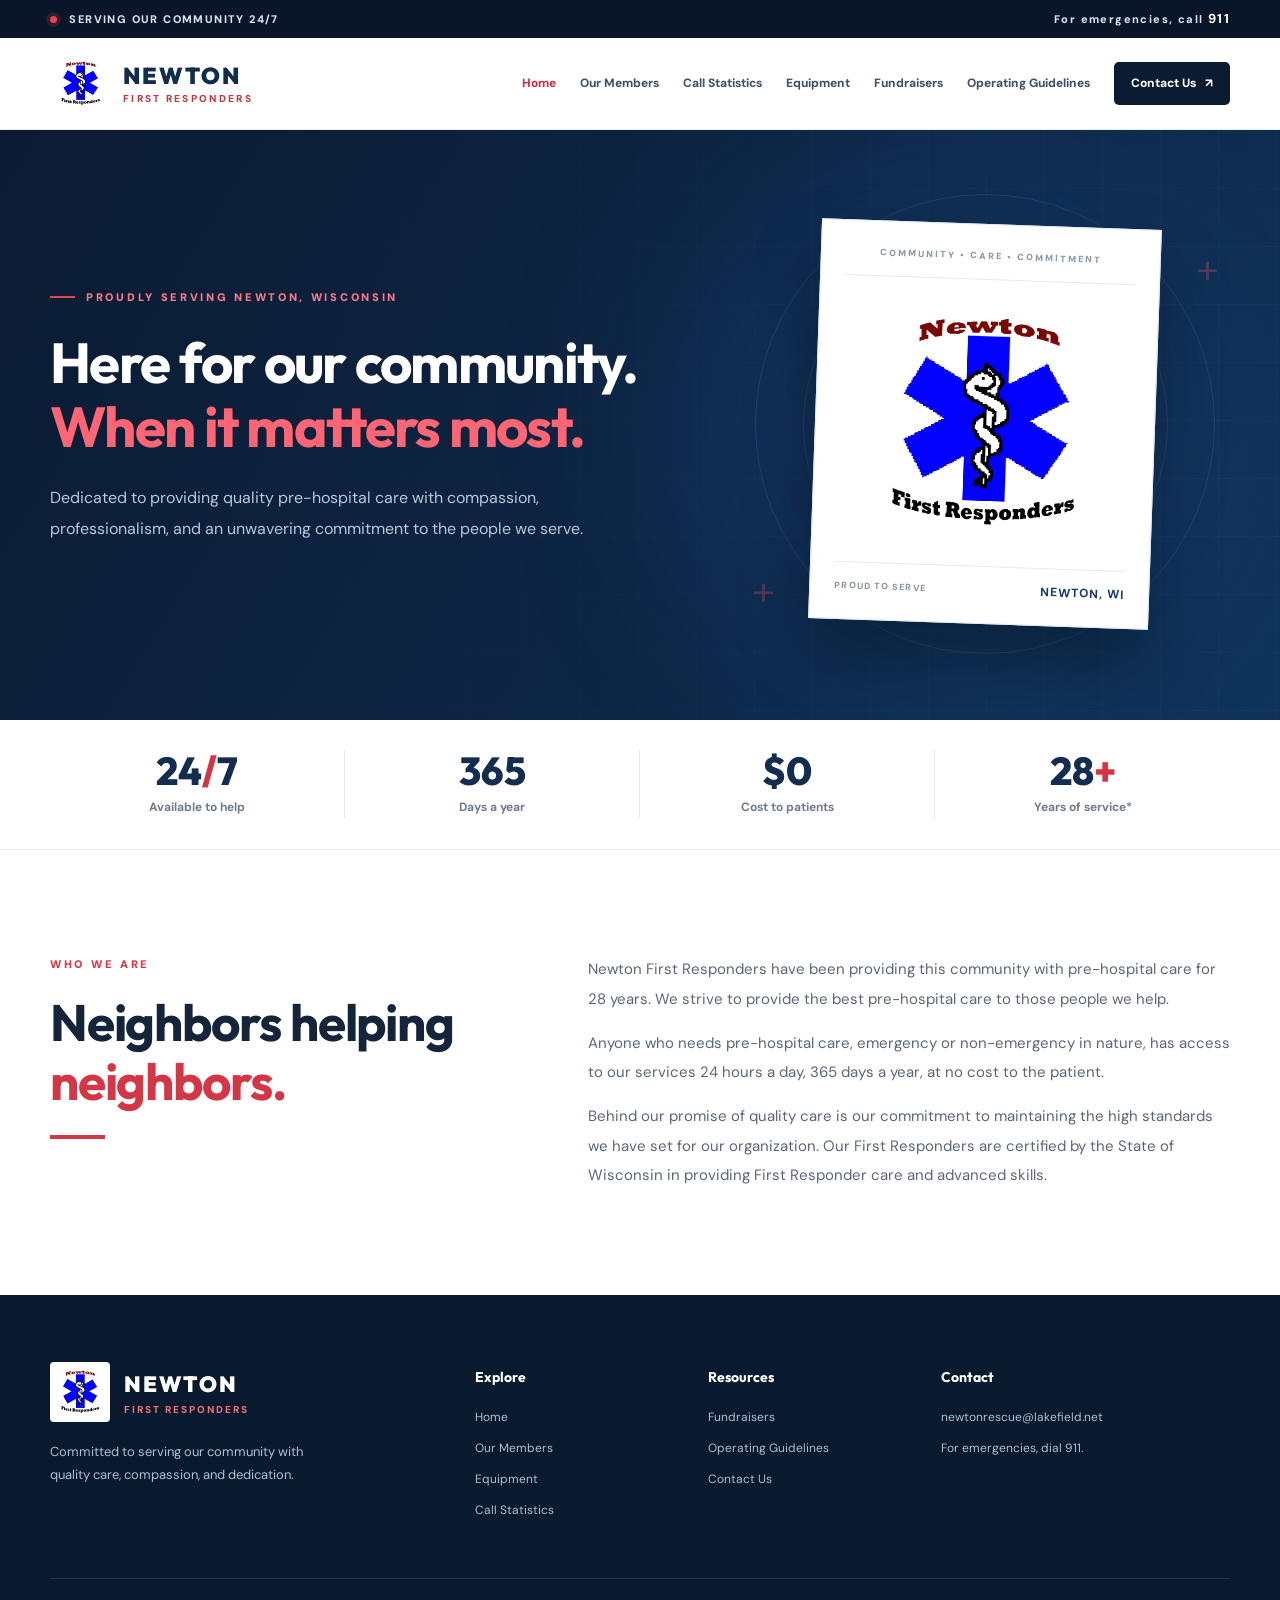
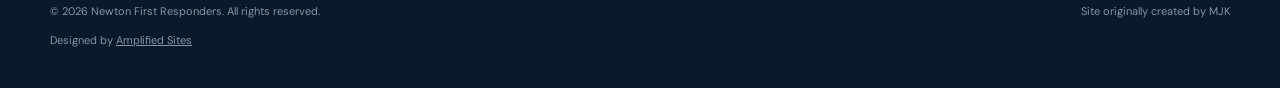
<file: index.html>
<!doctype html>
<html lang="en">
    <head>
        <meta charset="UTF-8" />
        <meta name="viewport" content="width=device-width, initial-scale=1" />
        <meta name="description" content="Newton First Responders provide free emergency and non-emergency pre-hospital care to the Newton community, 24 hours a day."/>
        <title>Newton First Responders | Serving Our Community</title>
        <link rel="stylesheet" href="style.css" />
    </head>
    <body>
        <div class="top-strip">
            <div class="container top-inner">
                <span><span class="live-dot"></span> SERVING OUR COMMUNITY 24/7</span
                ><span>For emergencies, call <strong>911</strong></span>
            </div>
        </div>
        <header class="site-header">
            <div class="container header-inner">
                <a href="index.html" class="brand" aria-label="Newton First Responders home">
                    <img src="newton-logo.png" alt="Newton First Responders emblem" /><span class="brand-copy">
                        <strong>NEWTON</strong><small>FIRST RESPONDERS</small></span>
                </a>
                <nav class="site-nav" aria-label="Main navigation">
                    <a class="active" aria-current="page" href="index.html">Home</a>
                    <a href="members.html">Our Members</a>
                    <a href="statistics.html">Call Statistics</a>
                    <a href="equipment.html">Equipment</a>
                    <a href="fundraisers.html">Fundraisers</a>
                    <a href="guidelines.html">Operating Guidelines</a>
                    <a class="nav-contact" href="contact.html">Contact Us <span aria-hidden="true">↗</span></a>
                </nav>
            </div>
        </header>
        <main>
            <section class="hero" aria-labelledby="hero-heading">
                <div class="hero-glow"></div>
                <div class="container hero-grid">
                    <div class="hero-copy">
                        <div class="eyebrow"><span class="eyebrow-line"></span> PROUDLY SERVING NEWTON, WISCONSIN</div>
                        <h1 id="hero-heading">Here for our community.<br /><em>When it matters most.</em></h1>
                        <p>
                            Dedicated to providing quality pre-hospital care with compassion, professionalism, and an
                            unwavering commitment to the people we serve.
                        </p>
                    </div>
                    <div class="hero-visual">
                        <div class="visual-ring ring-one"></div>
                        <div class="visual-ring ring-two"></div>
                        <div class="logo-panel">
                            <div class="logo-panel-top">COMMUNITY • CARE • COMMITMENT</div>
                            <img src="newton-logo.png" alt="Newton First Responders star of life logo" />
                            <div class="logo-panel-bottom"><span>PROUD TO SERVE</span><strong>NEWTON, WI</strong></div>
                        </div>
                        <div class="floating-plus plus-one">+</div>
                        <div class="floating-plus plus-two">+</div>
                    </div>
                </div>
            </section>
            <section class="stats-band" aria-label="Our commitment">
                <div class="container stats-grid">
                    <div class="stat"><strong>24<span>/</span>7</strong><span>Available to help</span></div>
                    <div class="stat"><strong>365</strong><span>Days a year</span></div>
                    <div class="stat"><strong>$0</strong><span>Cost to patients</span></div>
                    <div class="stat">
                        <strong>28<span>+</span></strong
                        ><span>Years of service*</span>
                    </div>
                </div>
            </section>
            <section class="intro section-pad">
                <div class="container intro-grid">
                    <div class="section-lead">
                        <div class="section-kicker">WHO WE ARE</div>
                        <h2>Neighbors helping <span>neighbors.</span></h2>
                        <div class="red-rule"></div>
                    </div>
                    <div class="intro-text">
                        <p>
                            Newton First Responders have been providing this community with pre-hospital care for 28
                            years. We strive to provide the best pre-hospital care to those people we help.
                        </p>
                        <p>
                            Anyone who needs pre-hospital care, emergency or non-emergency in nature, has access to our
                            services 24 hours a day, 365 days a year, at no cost to the patient.
                        </p>
                        <p>
                            Behind our promise of quality care is our commitment to maintaining the high standards we
                            have set for our organization. Our First Responders are certified by the State of Wisconsin
                            in providing First Responder care and advanced skills.
                        </p>
                    </div>
                </div>
            </section>
        </main>
        <footer class="site-footer">
            <div class="container footer-top">
                <div class="footer-brand">
                    <img src="newton-logo.png" alt="Newton First Responders logo" />
                    <div><strong>NEWTON</strong><span>FIRST RESPONDERS</span></div>
                    <p>Committed to serving our community with quality care, compassion, and dedication.</p>
                </div>
                <div class="footer-links">
                    <h3>Explore</h3>
                    <a href="index.html">Home</a><a href="members.html">Our Members</a
                    ><a href="equipment.html">Equipment</a><a href="statistics.html">Call Statistics</a>
                </div>
                <div class="footer-links">
                    <h3>Resources</h3>
                    <a href="fundraisers.html">Fundraisers</a
                    ><a href="guidelines.html">Operating Guidelines</a><a href="Contact.html">Contact Us</a>
                </div>
                <div class="footer-links">
                    <h3>Contact</h3>
                    <a href="mailto:newtonrescue@lakefield.net">newtonrescue@lakefield.net</a>
                    <p>For emergencies, dial 911.</p>
                </div>
            </div>
            <div class="container footer-bottom">
                <span>© 2026 Newton First Responders. All rights reserved. 
                    <p>Designed by <a href="https://amplifiedsites.com" target="_blank" style="text-decoration: underline;">Amplified Sites</a>
                    </p>
                </span>
                <span>Site originally created by MJK</span>
            </div>
        </footer>
    </body>
</html>
</file>
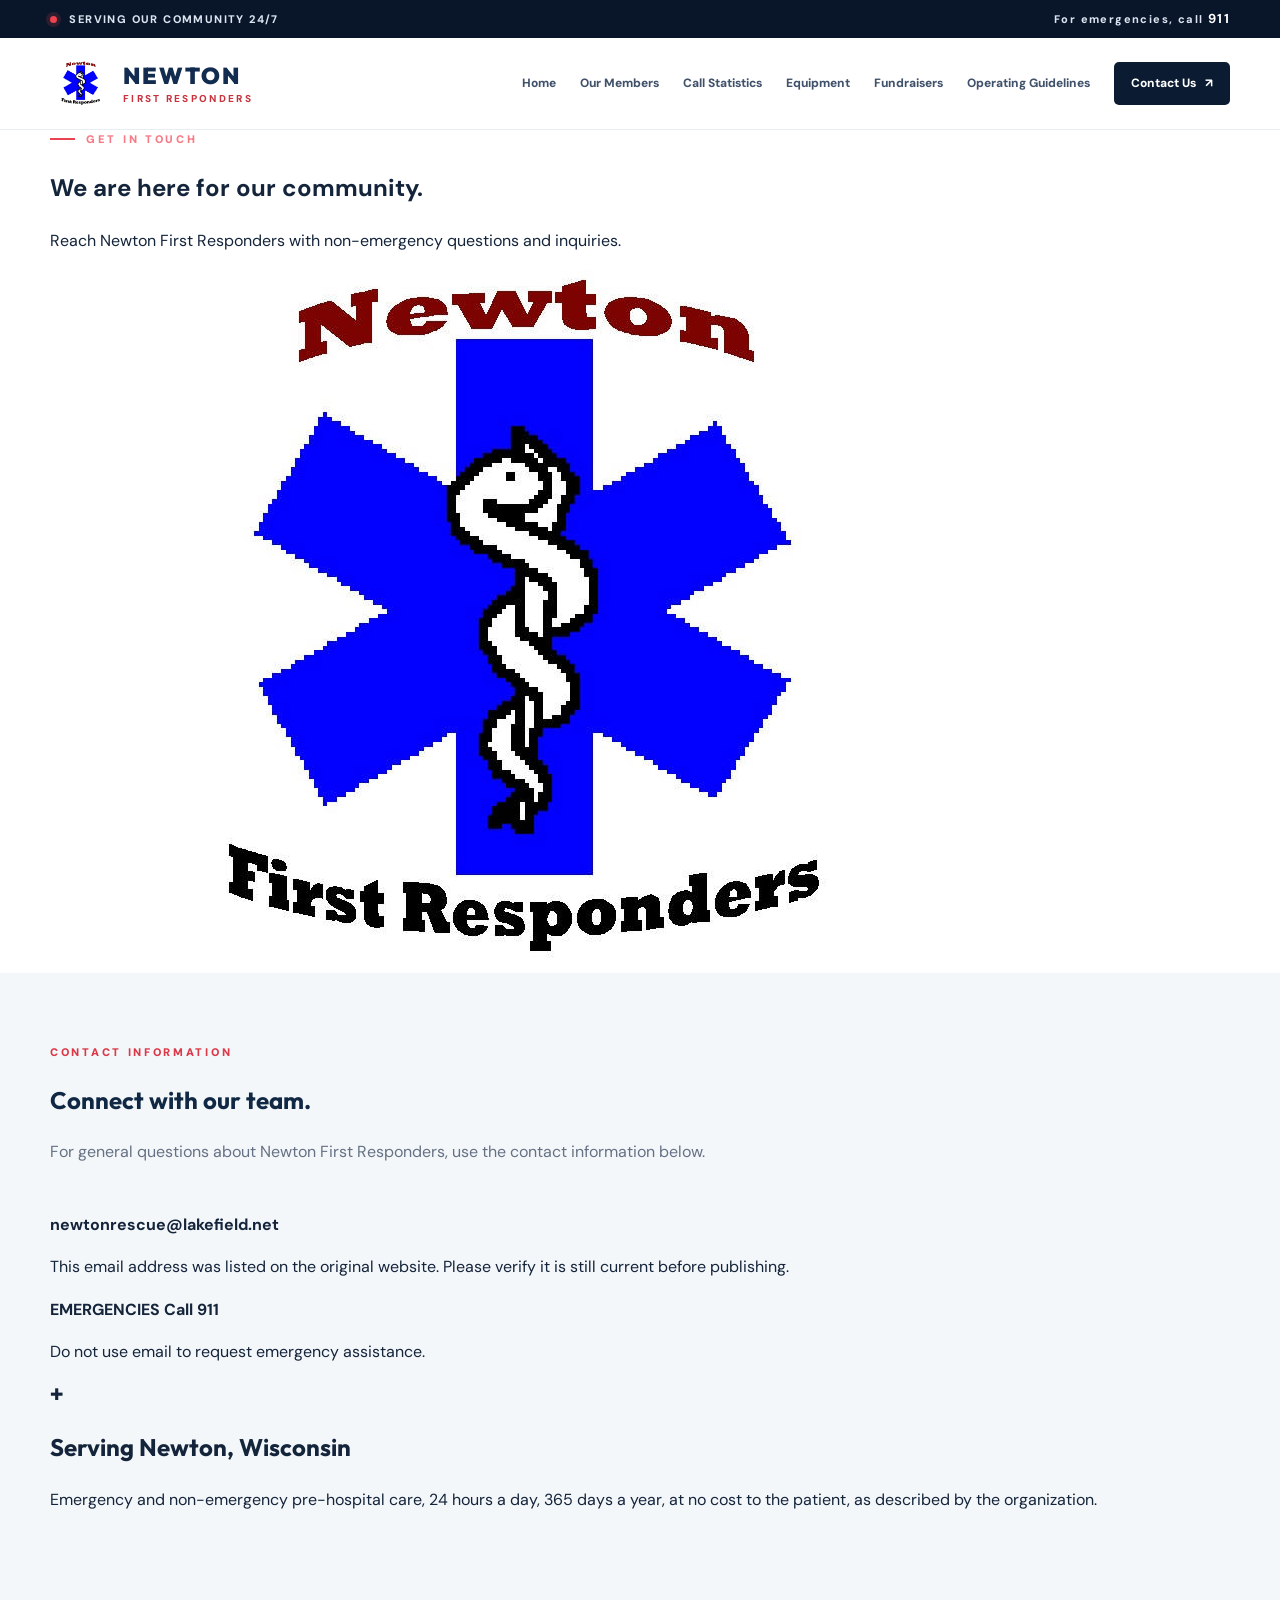
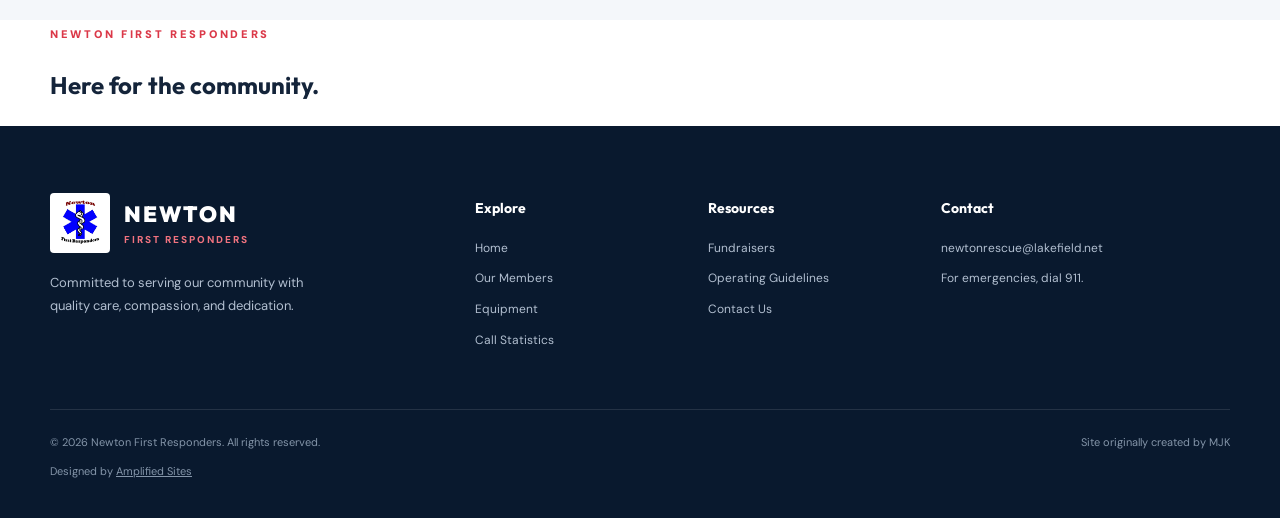
<file: contact.html>
<!doctype html>
<html lang="en">
    <head>
        <meta charset="UTF-8" />
        <meta name="viewport" content="width=device-width, initial-scale=1" />
        <meta name="description" content="A place to share verified information about calls and community response activity." />
        <title>Contact | Newton First Responders</title>
        <link rel="stylesheet" href="style.css" />
    </head>
    <body class="page-statistics">
        <div class="top-strip">
            <div class="container top-inner">
                <span><span class="live-dot"></span> SERVING OUR COMMUNITY 24/7</span
                ><span>For emergencies, call <strong>911</strong></span>
            </div>
        </div>
        <header class="site-header">
            <div class="container header-inner">
                <a href="index.html" class="brand" aria-label="Newton First Responders home">
                    <img src="newton-logo.png" alt="Newton First Responders emblem" /><span class="brand-copy">
                        <strong>NEWTON</strong><small>FIRST RESPONDERS</small></span>
                </a>
                <nav class="site-nav" aria-label="Main navigation">
                    <a href="index.html">Home</a>
                    <a href="members.html">Our Members</a>
                    <a href="statistics.html">Call Statistics</a>
                    <a href="equipment.html">Equipment</a>
                    <a href="fundraisers.html">Fundraisers</a>
                    <a href="guidelines.html">Operating Guidelines</a>
                    <a class="nav-contact" href="contact.html">Contact Us <span aria-hidden="true">↗</span></a>
                </nav>
            </div>
        </header>
        <main>
            <section class="inner-hero">
                <div class="container inner-hero-layout">
                    <div>
                        <div class="eyebrow"><span class="eyebrow-line"></span>GET IN TOUCH</div>
                        <h1>We are here for our community.</h1>
                        <p>Reach Newton First Responders with non-emergency questions and inquiries.</p>
                    </div>
                    <div class="inner-hero-mark"><img src="newton-logo.png" alt="Newton First Responders logo" /></div>
                </div>
            </section>
            <section class="inner-section">
                <div class="container contact-layout">
                    <div>
                        <div class="section-kicker">CONTACT INFORMATION</div>
                        <h2 class="inner-heading">Connect with our team.</h2>
                        <p class="inner-intro">
                            For general questions about Newton First Responders, use the contact information below.
                        </p>
                        <div class="contact-panel">
                            <strong>newtonrescue@lakefield.net</strong>
                            <p>
                                This email address was listed on the original website. Please verify it is still current
                                before publishing.
                            </p>
                        </div>
                        <div class="contact-panel">
                            <span class="contact-label"><strong>EMERGENCIES </span>Call 911</strong>
                            <p>Do not use email to request emergency assistance.</p>
                        </div>
                    </div>
                    <aside class="contact-aside">
                        <div class="inner-icon">✚</div>
                        <h2>Serving Newton, Wisconsin</h2>
                        <p>
                            Emergency and non-emergency pre-hospital care, 24 hours a day, 365 days a year, at no cost
                            to the patient, as described by the organization.
                        </p>
                    </aside>
                </div>
            </section>
            <section class="inner-bottom-cta">
                <div class="container inner-bottom-flex">
                    <div>
                        <span class="section-kicker">NEWTON FIRST RESPONDERS</span>
                        <h2>Here for the community.</h2>
                    </div>
                </div>
            </section>
        </main>
        <footer class="site-footer">
            <div class="container footer-top">
                <div class="footer-brand">
                    <img src="newton-logo.png" alt="Newton First Responders logo" />
                    <div><strong>NEWTON</strong><span>FIRST RESPONDERS</span></div>
                    <p>Committed to serving our community with quality care, compassion, and dedication.</p>
                </div>
                <div class="footer-links">
                    <h3>Explore</h3>
                    <a href="index.html">Home</a><a href="members.html">Our Members</a
                    ><a href="equipment.html">Equipment</a><a href="statistics.html">Call Statistics</a>
                </div>
                <div class="footer-links">
                    <h3>Resources</h3>
                    <a href="fundraisers.html">Fundraisers</a
                    ><a href="guidelines.html">Operating Guidelines</a><a href="Contact.html">Contact Us</a>
                </div>
                <div class="footer-links">
                    <h3>Contact</h3>
                    <a href="mailto:newtonrescue@lakefield.net">newtonrescue@lakefield.net</a>
                    <p>For emergencies, dial 911.</p>
                </div>
            </div>
            <div class="container footer-bottom">
                <span>© 2026 Newton First Responders. All rights reserved. 
                    <p>Designed by <a href="https://amplifiedsites.com" target="_blank" style="text-decoration: underline;">Amplified Sites</a>
                    </p>
                </span>
                <span>Site originally created by MJK</span>
            </div>
        </footer>
    </body>
</html>
</file>
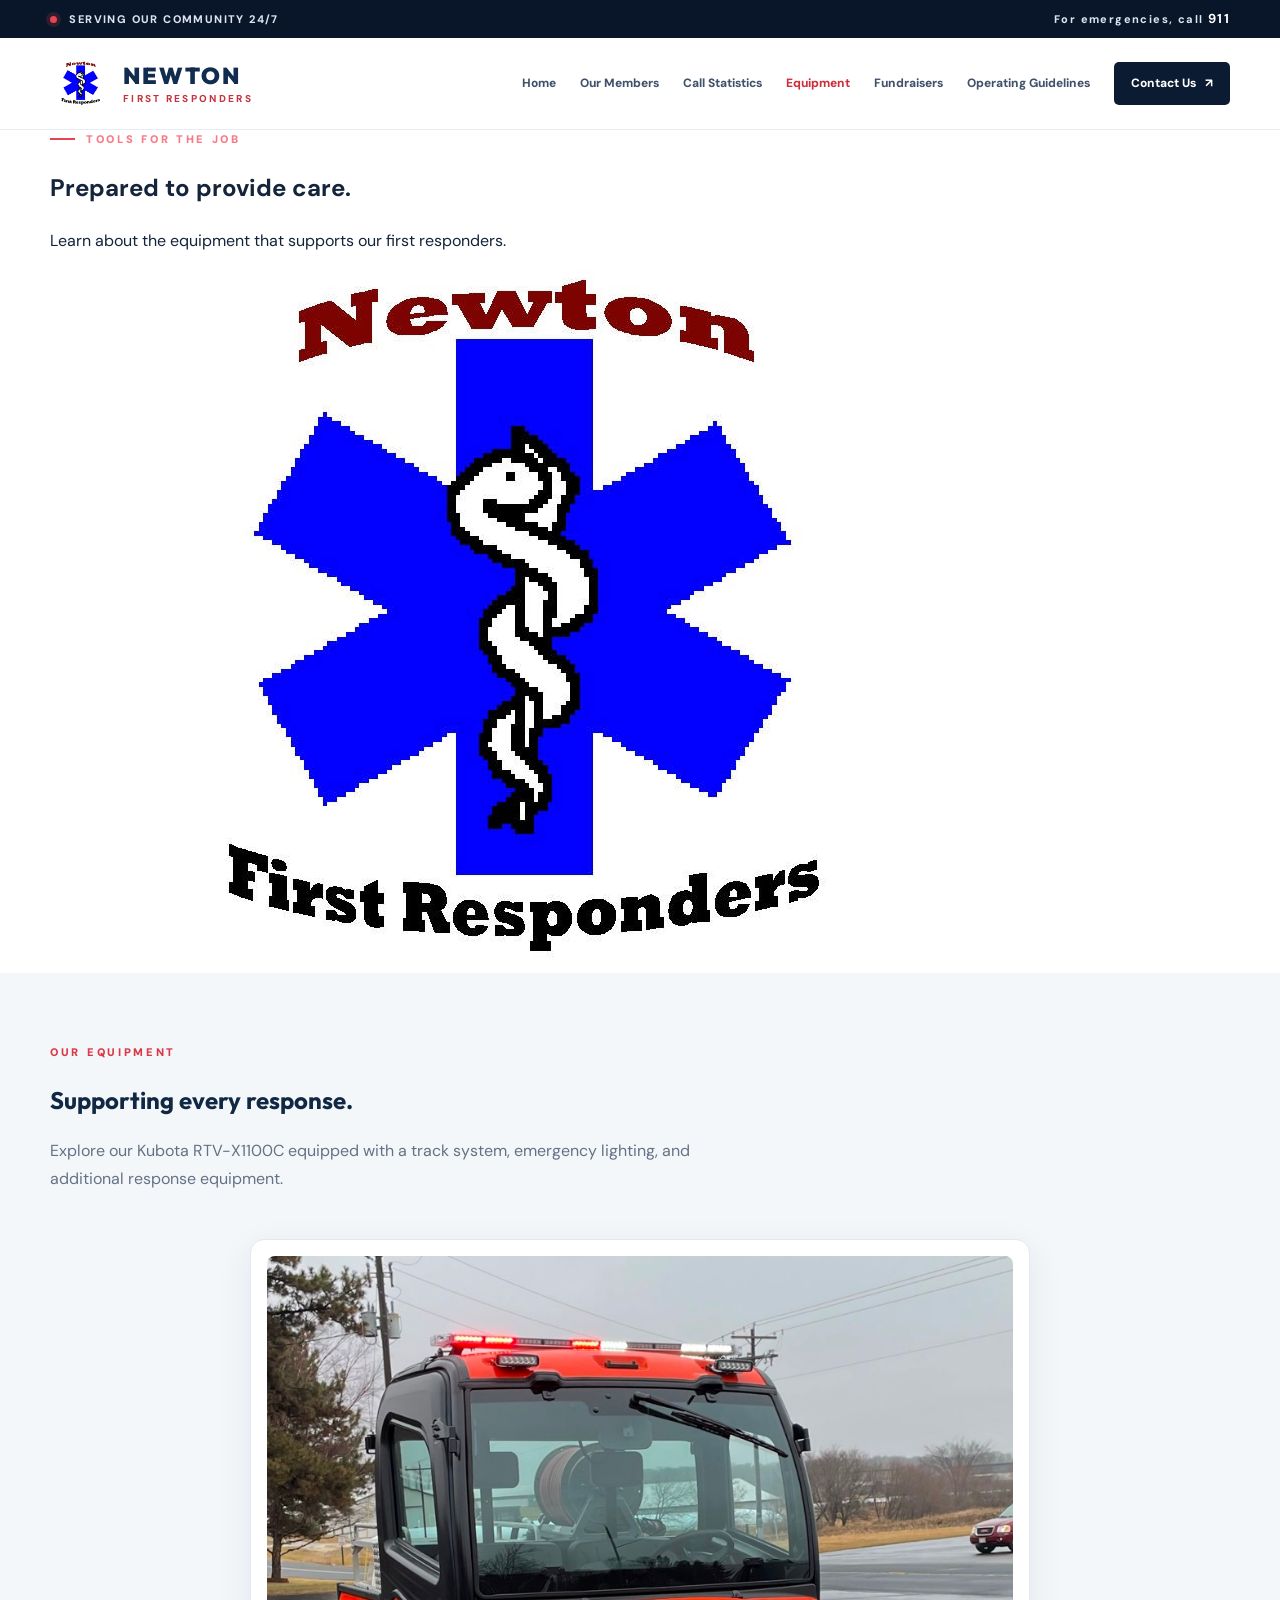
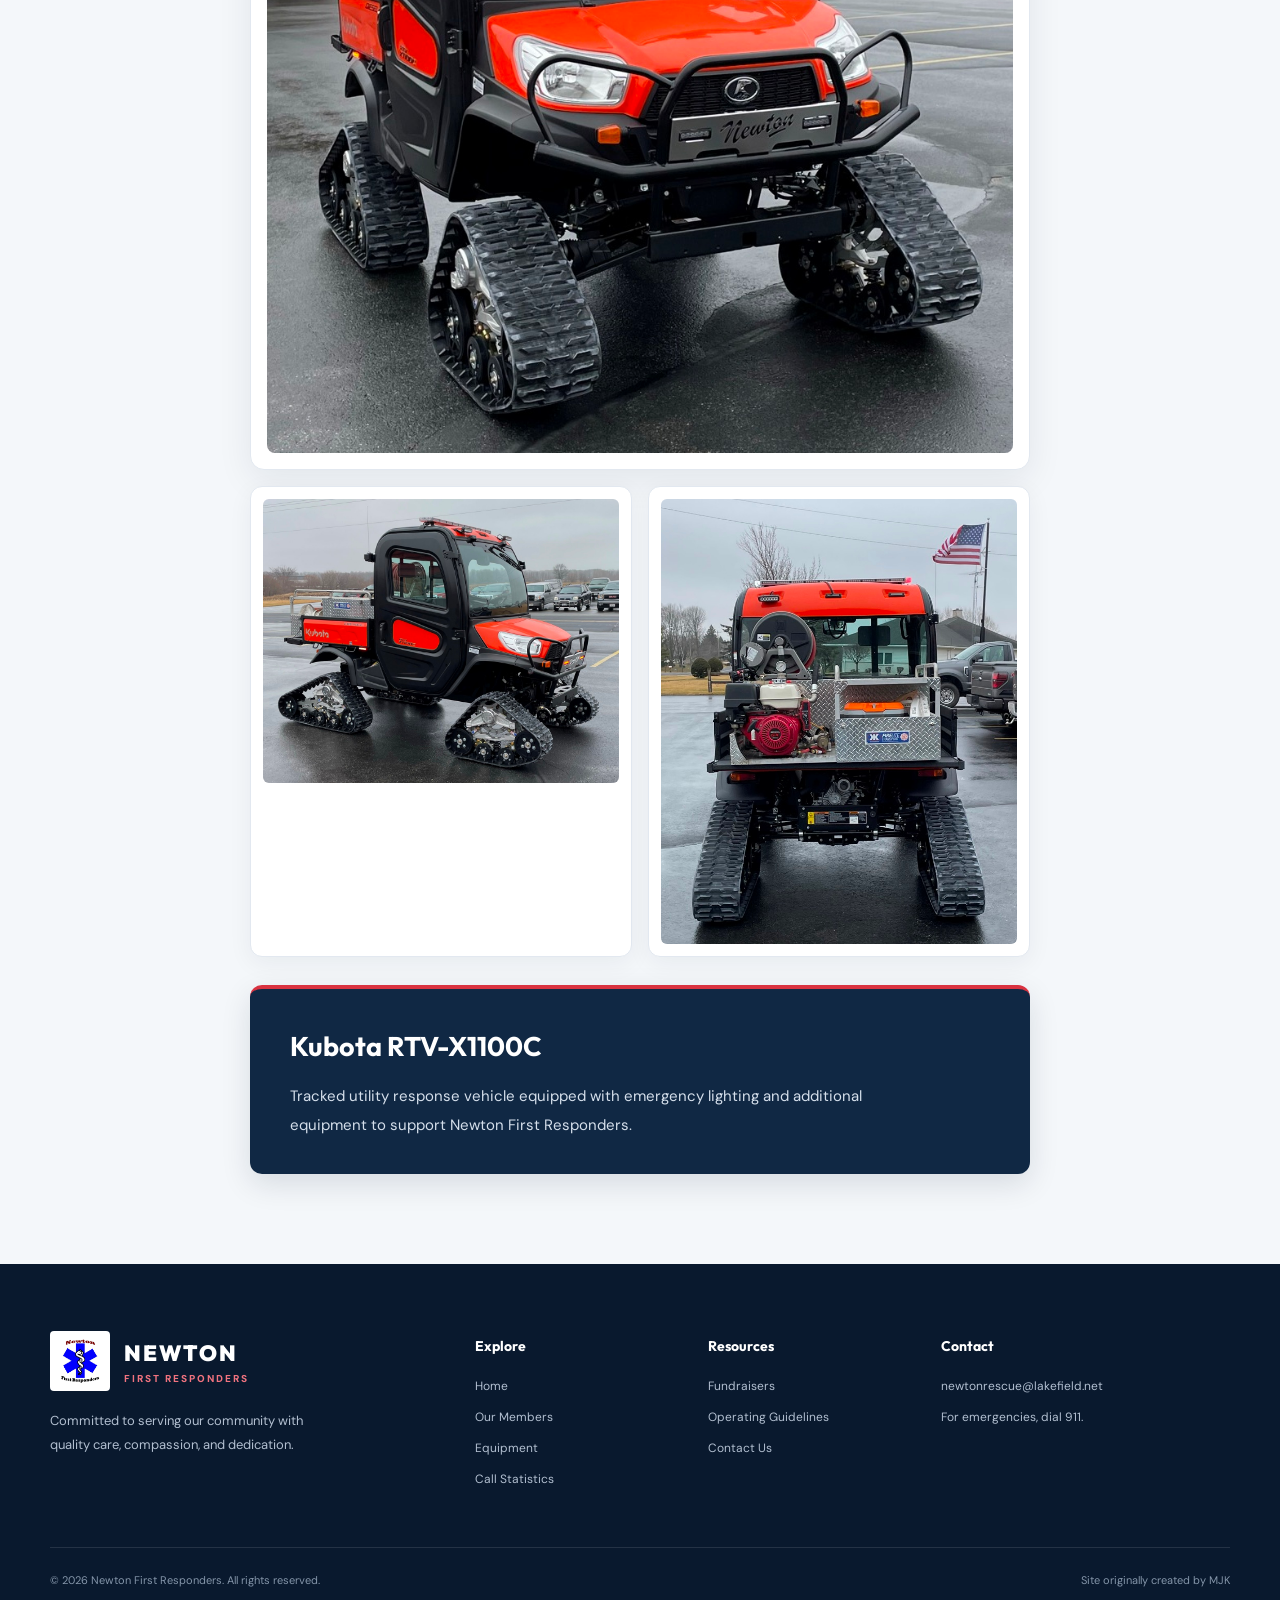
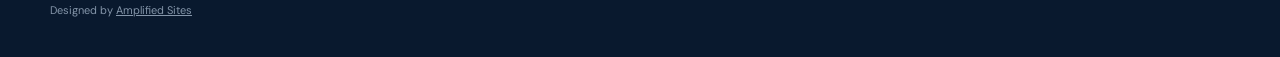
<file: equipment.html>
<!doctype html>
<html lang="en">
    <head>
        <meta charset="UTF-8" />
        <meta name="viewport" content="width=device-width, initial-scale=1" />
        <meta name="description" content="A place to share verified information about calls and community response activity." />
        <title>Equipment | Newton First Responders</title>
        <link rel="stylesheet" href="style.css" />
    </head>
    <body class="page-equipment">
        <div class="top-strip">
            <div class="container top-inner">
                <span><span class="live-dot"></span> SERVING OUR COMMUNITY 24/7</span
                ><span>For emergencies, call <strong>911</strong></span>
            </div>
        </div>
        <header class="site-header">
            <div class="container header-inner">
                <a href="index.html" class="brand" aria-label="Newton First Responders home">
                    <img src="newton-logo.png" alt="Newton First Responders emblem" /><span class="brand-copy">
                        <strong>NEWTON</strong><small>FIRST RESPONDERS</small></span>
                </a>
                <nav class="site-nav" aria-label="Main navigation">
                    <a href="index.html">Home</a>
                    <a href="members.html">Our Members</a>
                    <a href="statistics.html">Call Statistics</a>
                    <a class="active" aria-current="page" href="equipment.html">Equipment</a>
                    <a href="fundraisers.html">Fundraisers</a>
                    <a href="guidelines.html">Operating Guidelines</a>
                    <a class="nav-contact" href="contact.html">Contact Us <span aria-hidden="true">↗</span></a>
                </nav>
            </div>
        </header>
        <main>
            <section class="inner-hero">
                <div class="container inner-hero-layout">
                    <div>
                        <div class="eyebrow"><span class="eyebrow-line"></span>TOOLS FOR THE JOB</div>
                        <h1>Prepared to provide care.</h1>
                        <p>Learn about the equipment that supports our first responders.</p>
                    </div>
                    <div class="inner-hero-mark"><img src="newton-logo.png" alt="Newton First Responders logo" /></div>
                </div>
            </section>
            <section class="inner-section">
                <div class="container">
                    <div class="section-kicker">OUR EQUIPMENT</div>
                    <h2 class="inner-heading">Supporting every response.</h2>
                    <p class="inner-intro">
                        Explore our Kubota RTV-X1100C equipped with a track system,
                        emergency lighting, and additional response equipment.
                    </p>
                    <div class="equipment-gallery">
                        <div class="equipment-main-photo">
                            <img
                                src="Kubota FR.jpg"
                                alt="Newton First Responders Kubota front view"
                                loading="lazy">
                        </div>
                        <div class="equipment-photo-grid">
                            <div class="equipment-photo">
                                <img
                                    src="Kubota PS.jpg"
                                    alt="Newton First Responders Kubota side view"
                                    loading="lazy">
                            </div>
                            <div class="equipment-photo">
                                <img
                                    src="Kubota RR.jpg"
                                    alt="Newton First Responders Kubota rear view"
                                    loading="lazy">
                            </div>
                        </div>
                        <div class="equipment-description">
                            <h3>Kubota RTV-X1100C</h3>
                            <p>
                                Tracked utility response vehicle equipped with
                                emergency lighting and additional equipment
                                to support Newton First Responders.
                            </p>
                        </div>
                    </div>
                </div>
            </section>
        </main>
                <footer class="site-footer">
            <div class="container footer-top">
                <div class="footer-brand">
                    <img src="newton-logo.png" alt="Newton First Responders logo" />
                    <div><strong>NEWTON</strong><span>FIRST RESPONDERS</span></div>
                    <p>Committed to serving our community with quality care, compassion, and dedication.</p>
                </div>
                <div class="footer-links">
                    <h3>Explore</h3>
                    <a href="index.html">Home</a><a href="members.html">Our Members</a
                    ><a href="equipment.html">Equipment</a><a href="statistics.html">Call Statistics</a>
                </div>
                <div class="footer-links">
                    <h3>Resources</h3>
                    <a href="fundraisers.html">Fundraisers</a
                    ><a href="guidelines.html">Operating Guidelines</a><a href="Contact.html">Contact Us</a>
                </div>
                <div class="footer-links">
                    <h3>Contact</h3>
                    <a href="mailto:newtonrescue@lakefield.net">newtonrescue@lakefield.net</a>
                    <p>For emergencies, dial 911.</p>
                </div>
            </div>
            <div class="container footer-bottom">
                <span>© 2026 Newton First Responders. All rights reserved. 
                    <p>Designed by <a href="https://amplifiedsites.com" target="_blank" style="text-decoration: underline;">Amplified Sites</a>
                    </p>
                </span>
                <span>Site originally created by MJK</span>
            </div>
        </footer>
    </body>
</html>
</file>
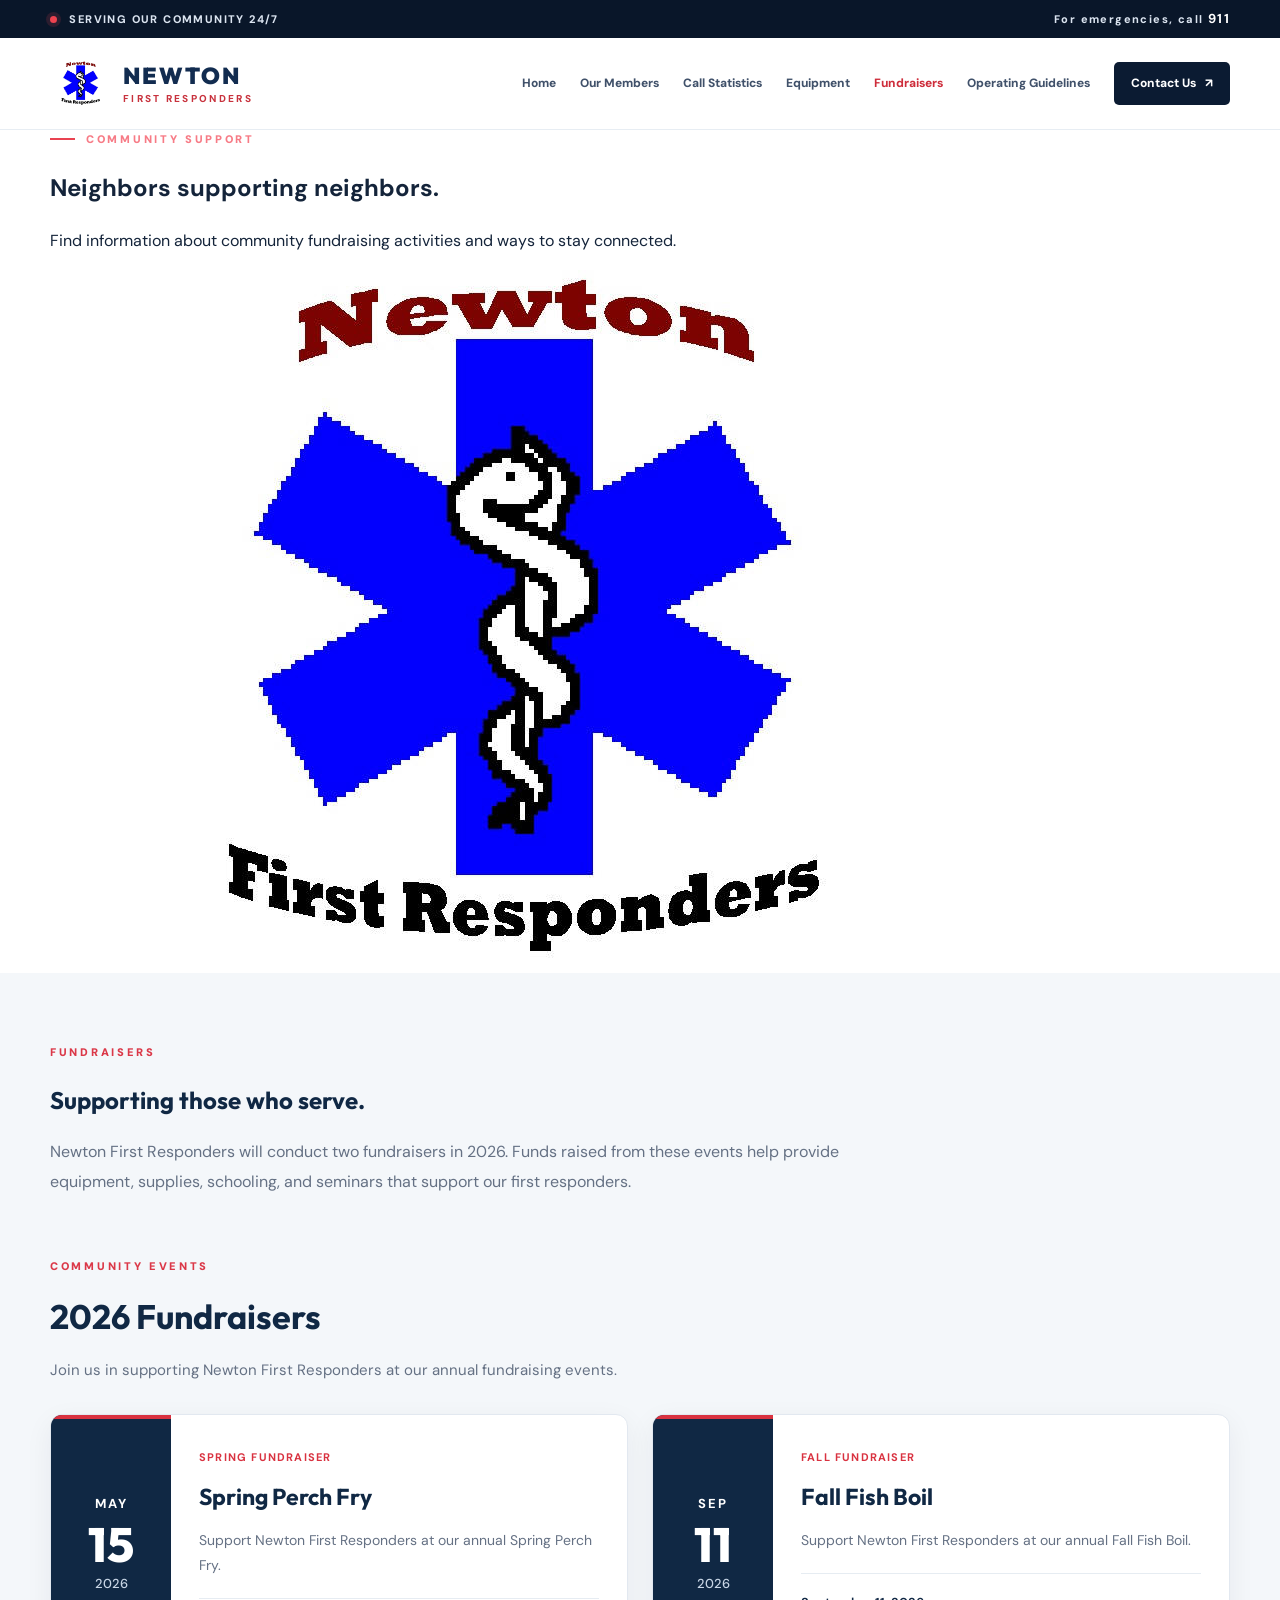
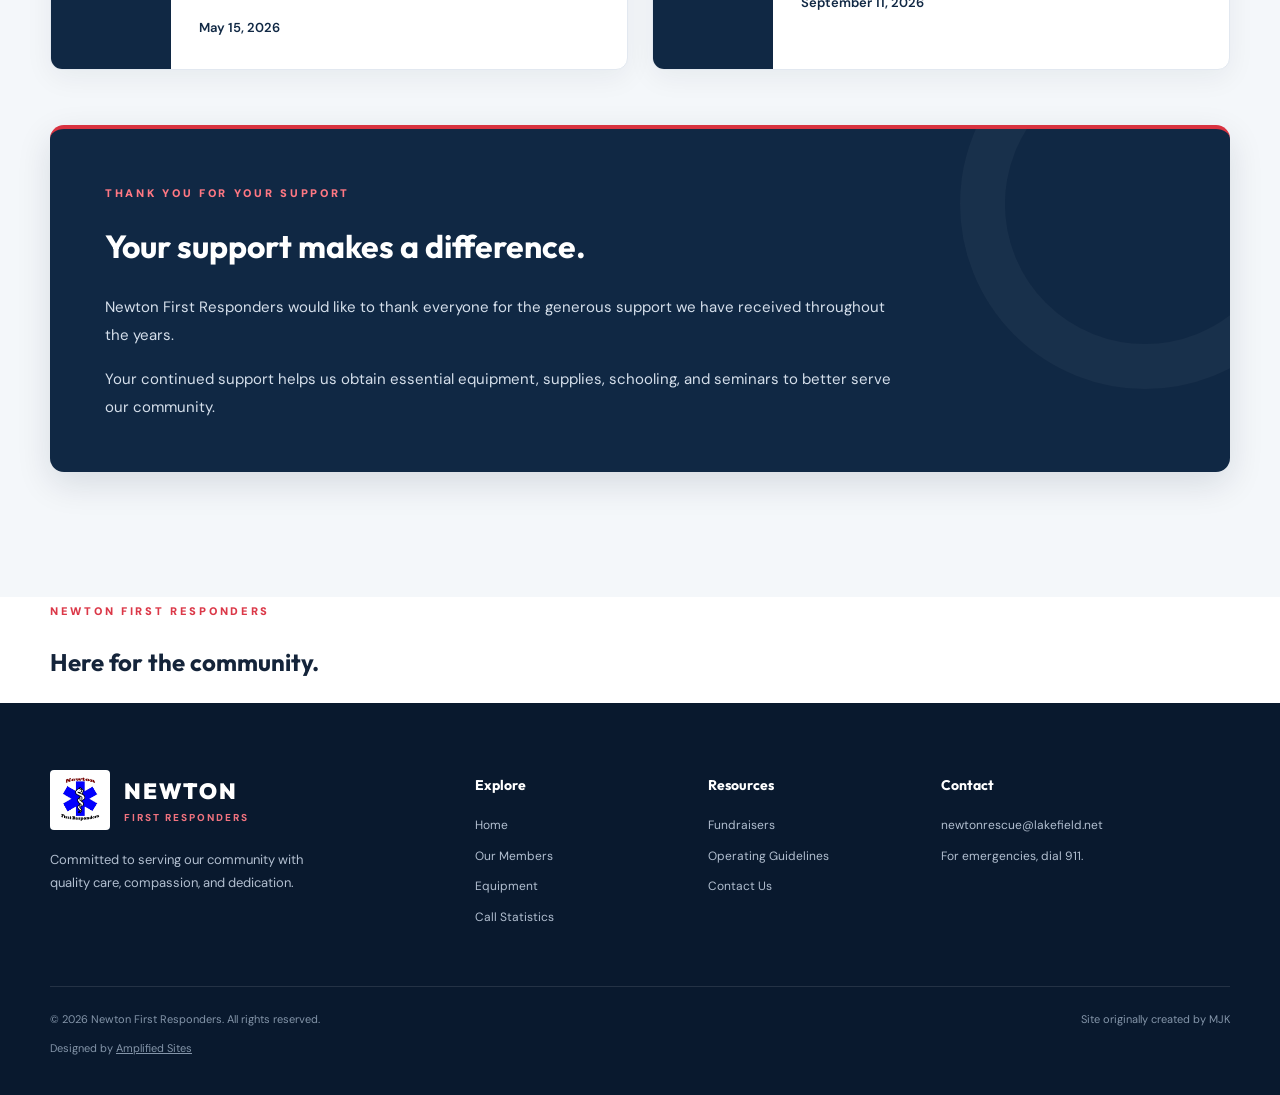
<file: fundraisers.html>
<!doctype html>
<html lang="en">
    <head>
        <meta charset="UTF-8" />
        <meta name="viewport" content="width=device-width, initial-scale=1" />
        <meta name="description" content="A place to share verified information about calls and community response activity." />
        <title>Fundraisers | Newton First Responders</title>
        <link rel="stylesheet" href="style.css" />
    </head>
    <body class="page-fundraisers">
        <div class="top-strip">
            <div class="container top-inner">
                <span><span class="live-dot"></span> SERVING OUR COMMUNITY 24/7</span
                ><span>For emergencies, call <strong>911</strong></span>
            </div>
        </div>
        <header class="site-header">
            <div class="container header-inner">
                <a href="index.html" class="brand" aria-label="Newton First Responders home">
                    <img src="newton-logo.png" alt="Newton First Responders emblem" /><span class="brand-copy">
                        <strong>NEWTON</strong><small>FIRST RESPONDERS</small></span>
                </a>
                <nav class="site-nav" aria-label="Main navigation">
                    <a href="index.html">Home</a>
                    <a href="members.html">Our Members</a>
                    <a href="statistics.html">Call Statistics</a>
                    <a href="equipment.html">Equipment</a>
                    <a class="active" aria-current="page" href="fundraisers.html">Fundraisers</a>
                    <a href="guidelines.html">Operating Guidelines</a>
                    <a class="nav-contact" href="contact.html">Contact Us <span aria-hidden="true">↗</span></a>
                </nav>
            </div>
        </header>
        <main>
            <section class="inner-hero">
                <div class="container inner-hero-layout">
                    <div>
                        <div class="eyebrow"><span class="eyebrow-line"></span>COMMUNITY SUPPORT</div>
                        <h1>Neighbors supporting neighbors.</h1>
                        <p>Find information about community fundraising activities and ways to stay connected.</p>
                    </div>
                    <div class="inner-hero-mark"><img src="newton-logo.png" alt="Newton First Responders logo" /></div>
                </div>
            </section>
            <section class="inner-section">
                <div class="container">
                    <div class="section-kicker">FUNDRAISERS</div>
                    <h2 class="inner-heading">
                        Supporting those who serve.
                    </h2>
                    <p class="inner-intro">
                        Newton First Responders will conduct two fundraisers
                        in 2026. Funds raised from these events help provide
                        equipment, supplies, schooling, and seminars that
                        support our first responders.
                    </p>
                    <div class="fundraisers-heading">
                        <span class="section-kicker">COMMUNITY EVENTS</span>
                        <h2>2026 Fundraisers</h2>
                        <p>
                            Join us in supporting Newton First Responders
                            at our annual fundraising events.
                        </p>
                    </div>
                    <div class="fundraisers-grid">
                        <article class="fundraiser-card">
                            <div class="fundraiser-date">
                                <span class="fundraiser-month">MAY</span>
                                <span class="fundraiser-day">15</span>
                                <span class="fundraiser-year">2026</span>
                            </div>
                            <div class="fundraiser-content">
                                <span class="fundraiser-label">
                                    SPRING FUNDRAISER
                                </span>
                                <h3>Spring Perch Fry</h3>
                                <p>
                                    Support Newton First Responders
                                    at our annual Spring Perch Fry.
                                </p>
                                <div class="fundraiser-details">
                                    <span>May 15, 2026</span>
                                </div>
                            </div>
                        </article>
                        <article class="fundraiser-card">
                            <div class="fundraiser-date">
                                <span class="fundraiser-month">SEP</span>
                                <span class="fundraiser-day">11</span>
                                <span class="fundraiser-year">2026</span>
                            </div>
                            <div class="fundraiser-content">
                                <span class="fundraiser-label">
                                    FALL FUNDRAISER
                                </span>
                                <h3>Fall Fish Boil</h3>
                                <p>
                                    Support Newton First Responders
                                    at our annual Fall Fish Boil.
                                </p>
                                <div class="fundraiser-details">
                                    <span>September 11, 2026</span>
                                </div>
                            </div>
                        </article>
                    </div>
                    <div class="fundraiser-thankyou">
                        <div class="fundraiser-thankyou-content">
                            <span class="section-kicker">
                                THANK YOU FOR YOUR SUPPORT
                            </span>
                            <h2>
                                Your support makes a difference.
                            </h2>
                            <p>
                                Newton First Responders would like to thank
                                everyone for the generous support we have
                                received throughout the years.
                            </p>
                            <p>
                                Your continued support helps us obtain
                                essential equipment, supplies, schooling,
                                and seminars to better serve our community.
                            </p>
                        </div>
                    </div>
                </div>
            </section>
            <section class="inner-bottom-cta">
                <div class="container inner-bottom-flex">
                    <div>
                        <span class="section-kicker">NEWTON FIRST RESPONDERS</span>
                        <h2>Here for the community.</h2>
                    </div>
                </div>
            </section>
        </main>
                <footer class="site-footer">
            <div class="container footer-top">
                <div class="footer-brand">
                    <img src="newton-logo.png" alt="Newton First Responders logo" />
                    <div><strong>NEWTON</strong><span>FIRST RESPONDERS</span></div>
                    <p>Committed to serving our community with quality care, compassion, and dedication.</p>
                </div>
                <div class="footer-links">
                    <h3>Explore</h3>
                    <a href="index.html">Home</a><a href="members.html">Our Members</a
                    ><a href="equipment.html">Equipment</a><a href="statistics.html">Call Statistics</a>
                </div>
                <div class="footer-links">
                    <h3>Resources</h3>
                    <a href="fundraisers.html">Fundraisers</a
                    ><a href="guidelines.html">Operating Guidelines</a><a href="Contact.html">Contact Us</a>
                </div>
                <div class="footer-links">
                    <h3>Contact</h3>
                    <a href="mailto:newtonrescue@lakefield.net">newtonrescue@lakefield.net</a>
                    <p>For emergencies, dial 911.</p>
                </div>
            </div>
            <div class="container footer-bottom">
                <span>© 2026 Newton First Responders. All rights reserved. 
                    <p>Designed by <a href="https://amplifiedsites.com" target="_blank" style="text-decoration: underline;">Amplified Sites</a>
                    </p>
                </span>
                <span>Site originally created by MJK</span>
            </div>
        </footer>
    </body>
</html>
</file>
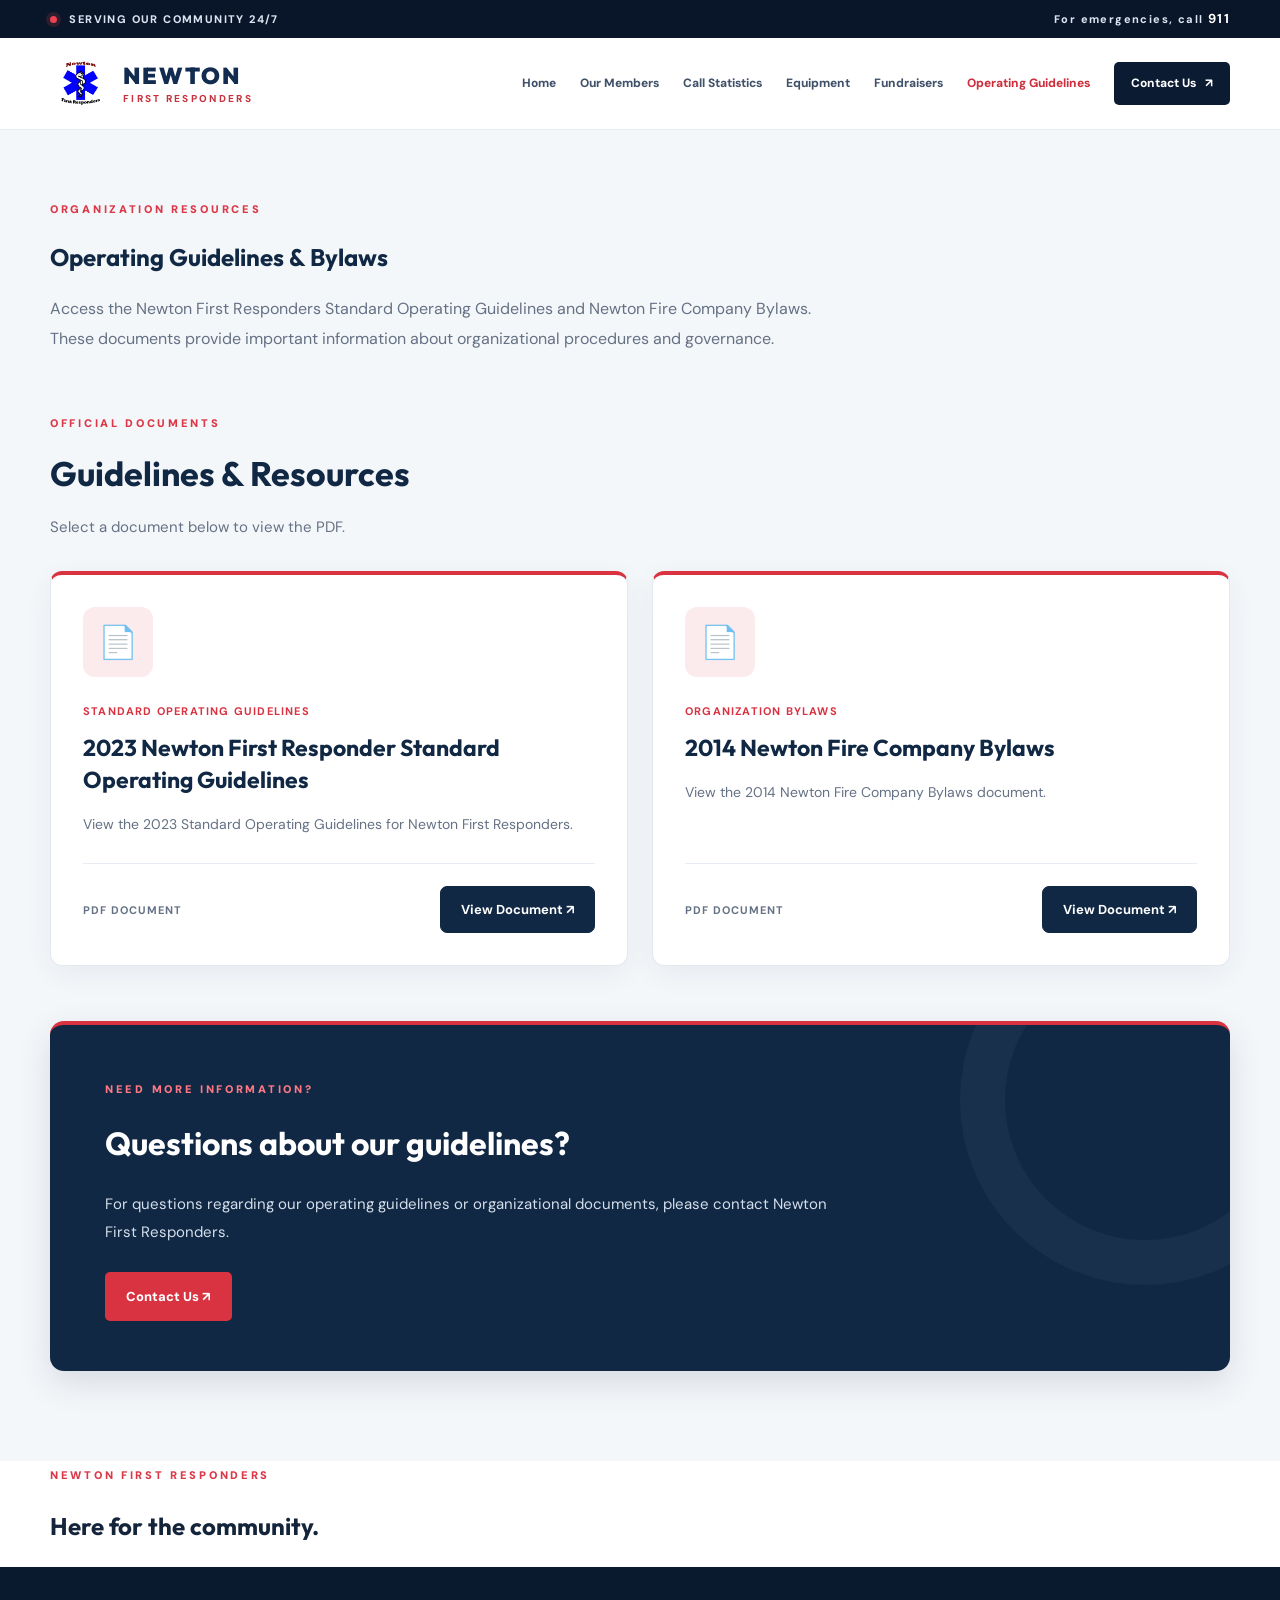
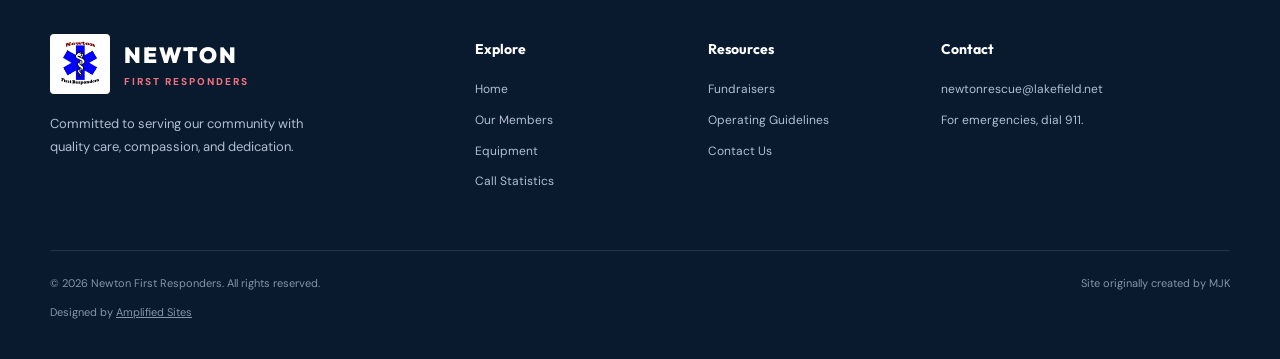
<file: guidelines.html>
<!doctype html>
<html lang="en">
    <head>
        <meta charset="UTF-8" />
        <meta name="viewport" content="width=device-width, initial-scale=1" />
        <meta name="description" content="A place to share verified information about calls and community response activity." />
        <title>Operating Guidelines | Newton First Responders</title>
        <link rel="stylesheet" href="style.css" />
    </head>
    <body class="page-guidelines">
        <div class="top-strip">
            <div class="container top-inner">
                <span><span class="live-dot"></span> SERVING OUR COMMUNITY 24/7</span
                ><span>For emergencies, call <strong>911</strong></span>
            </div>
        </div>
        <header class="site-header">
            <div class="container header-inner">
                <a href="index.html" class="brand" aria-label="Newton First Responders home">
                    <img src="newton-logo.png" alt="Newton First Responders emblem" /><span class="brand-copy">
                        <strong>NEWTON</strong><small>FIRST RESPONDERS</small></span>
                </a>
                <nav class="site-nav" aria-label="Main navigation">
                    <a href="index.html">Home</a>
                    <a href="members.html">Our Members</a>
                    <a href="statistics.html">Call Statistics</a>
                    <a href="equipment.html">Equipment</a>
                    <a href="fundraisers.html">Fundraisers</a>
                    <a class="active" aria-current="page" href="guidelines.html">Operating Guidelines</a>
                    <a class="nav-contact" href="contact.html">Contact Us <span aria-hidden="true">↗</span></a>
                </nav>
            </div>
        </header>
        <main>
            <section class="inner-section">
                <div class="container">
                    <div class="section-kicker">
                        ORGANIZATION RESOURCES
                    </div>
                    <h2 class="inner-heading">
                        Operating Guidelines & Bylaws
                    </h2>
                    <p class="inner-intro">
                        Access the Newton First Responders Standard Operating
                        Guidelines and Newton Fire Company Bylaws.
                        These documents provide important information
                        about organizational procedures and governance.
                    </p>
                    <div class="guidelines-heading">
                        <span class="section-kicker">
                            OFFICIAL DOCUMENTS
                        </span>
                        <h2>Guidelines & Resources</h2>
                        <p>
                            Select a document below to view the PDF.
                        </p>
                    </div>
                    <div class="guidelines-grid">
                        <article class="guideline-card">
                            <div class="guideline-icon" aria-hidden="true">
                                📄
                            </div>
                            <div class="guideline-content">
                                <span class="guideline-label">
                                    STANDARD OPERATING GUIDELINES
                                </span>
                                <h3>
                                    2023 Newton First Responder
                                    Standard Operating Guidelines
                                </h3>
                                <p>
                                    View the 2023 Standard Operating
                                    Guidelines for Newton First Responders.
                                </p>
                                <div class="guideline-footer">
                                    <span class="guideline-filetype">
                                        PDF DOCUMENT
                                    </span>
                                    <a
                                        href="https://manitowoccountyems.com/Newton/2023%20Newton%20First%20Responders%20Guidelines%206-26-23.pdf"
                                        target="_blank"
                                        rel="noopener noreferrer"
                                        class="guideline-button">
                                        View Document ↗
                                    </a>
                                </div>
                            </div>
                        </article>
                        <article class="guideline-card">
                            <div class="guideline-icon" aria-hidden="true">
                                📄
                            </div>
                            <div class="guideline-content">
                                <span class="guideline-label">
                                    ORGANIZATION BYLAWS
                                </span>
                                <h3>
                                    2014 Newton Fire Company Bylaws
                                </h3>
                                <p>
                                    View the 2014 Newton Fire Company
                                    Bylaws document.
                                </p>
                                <div class="guideline-footer">
                                    <span class="guideline-filetype">
                                        PDF DOCUMENT
                                    </span>
                                    <a
                                        href="https://manitowoccountyems.com/Newton/Bylaws%20of%20Fire%20Co%202014.pdf"
                                        target="_blank"
                                        rel="noopener noreferrer"
                                        class="guideline-button">
                                        View Document ↗
                                    </a>
                                </div>
                            </div>
                        </article>
                    </div>
                    <div class="guidelines-information">
                        <div class="guidelines-information-content">
                            <span class="section-kicker">
                                NEED MORE INFORMATION?
                            </span>
                            <h2>
                                Questions about our guidelines?
                            </h2>
                            <p>
                                For questions regarding our operating
                                guidelines or organizational documents,
                                please contact Newton First Responders.
                            </p>
                            <a
                                href="contact.html"
                                class="btn btn-primary">
                                Contact Us ↗
                            </a>
                        </div>
                    </div>
                </div>
            </section>
            <section class="inner-bottom-cta">
                <div class="container inner-bottom-flex">
                    <div>
                        <span class="section-kicker">NEWTON FIRST RESPONDERS</span>
                        <h2>Here for the community.</h2>
                    </div>
                </div>
            </section>
        </main>
        <footer class="site-footer">
            <div class="container footer-top">
                <div class="footer-brand">
                    <img src="newton-logo.png" alt="Newton First Responders logo" />
                    <div><strong>NEWTON</strong><span>FIRST RESPONDERS</span></div>
                    <p>Committed to serving our community with quality care, compassion, and dedication.</p>
                </div>
                <div class="footer-links">
                    <h3>Explore</h3>
                    <a href="index.html">Home</a><a href="members.html">Our Members</a
                    ><a href="equipment.html">Equipment</a><a href="statistics.html">Call Statistics</a>
                </div>
                <div class="footer-links">
                    <h3>Resources</h3>
                    <a href="fundraisers.html">Fundraisers</a
                    ><a href="guidelines.html">Operating Guidelines</a><a href="Contact.html">Contact Us</a>
                </div>
                <div class="footer-links">
                    <h3>Contact</h3>
                    <a href="mailto:newtonrescue@lakefield.net">newtonrescue@lakefield.net</a>
                    <p>For emergencies, dial 911.</p>
                </div>
            </div>
            <div class="container footer-bottom">
                <span>© 2026 Newton First Responders. All rights reserved. 
                    <p>Designed by <a href="https://amplifiedsites.com" target="_blank" style="text-decoration: underline;">Amplified Sites</a>
                    </p>
                </span>
                <span>Site originally created by MJK</span>
            </div>
        </footer>
    </body>
</html>
</file>
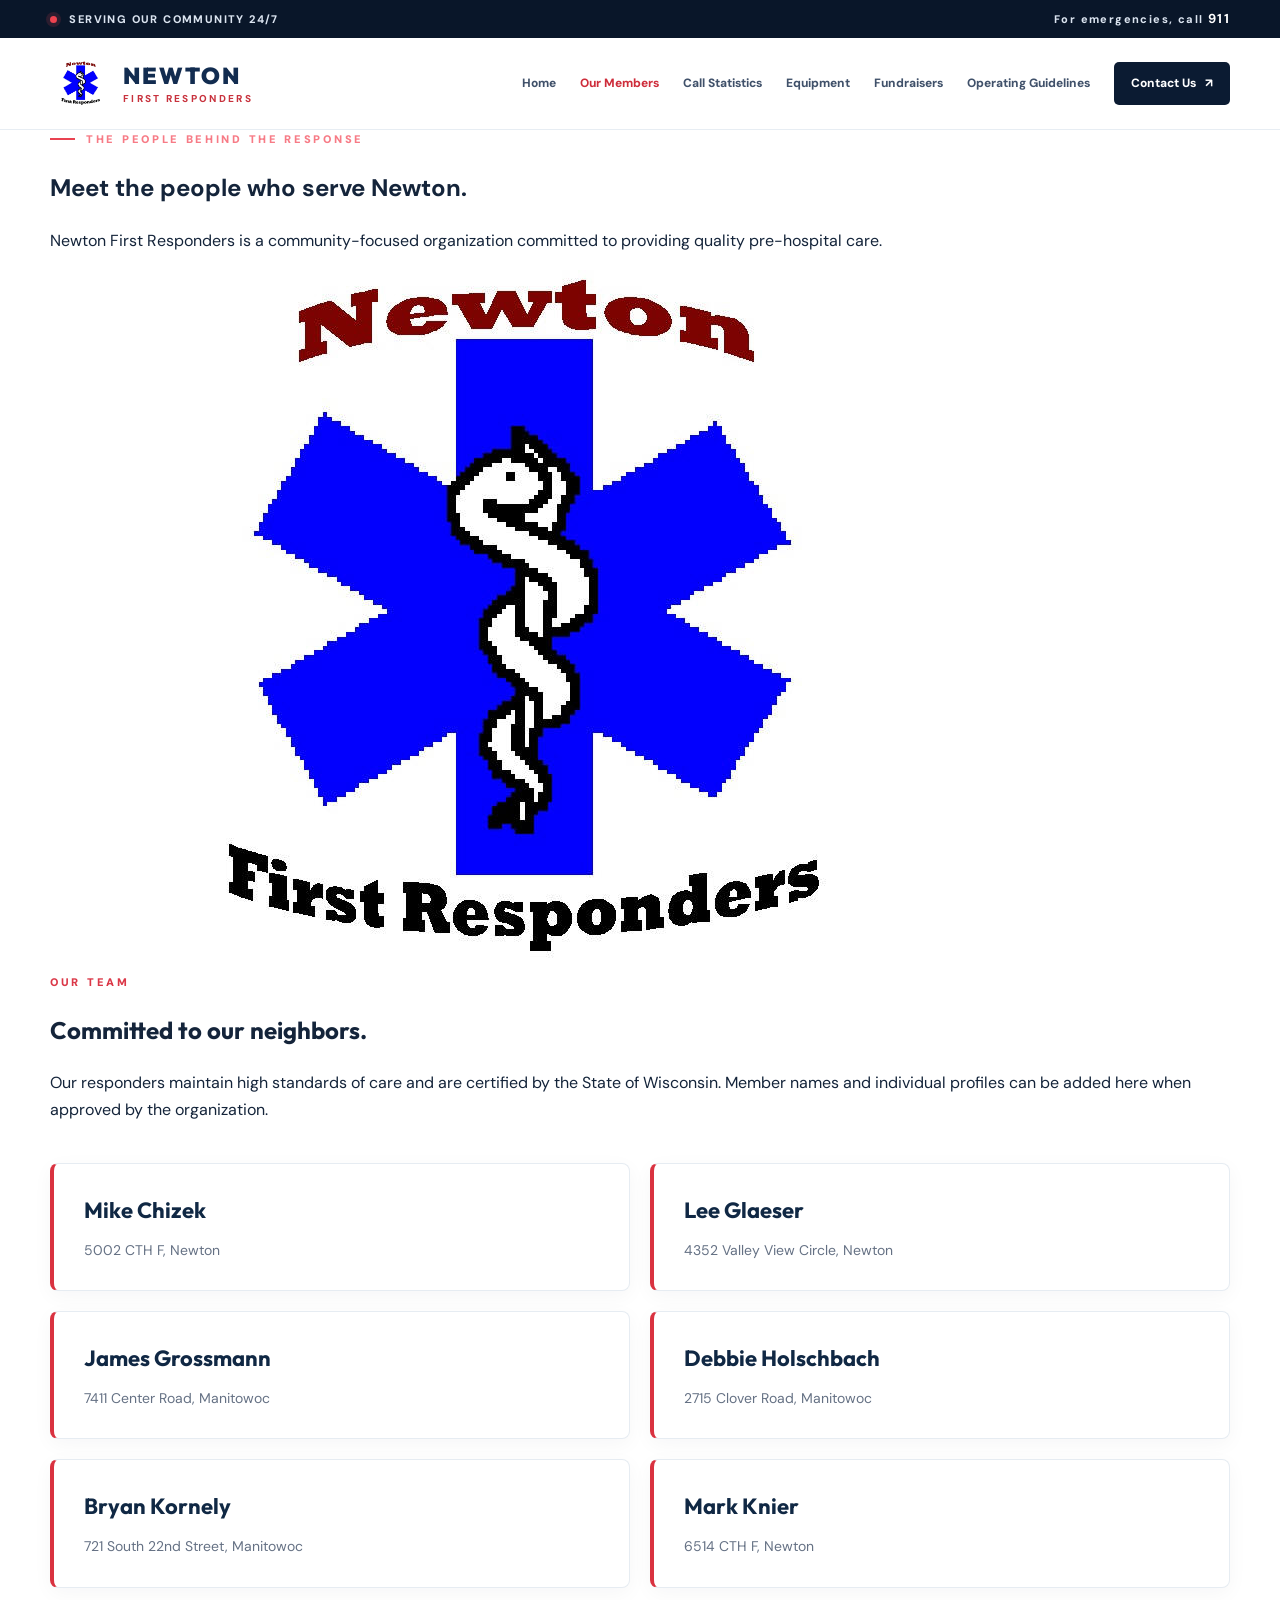
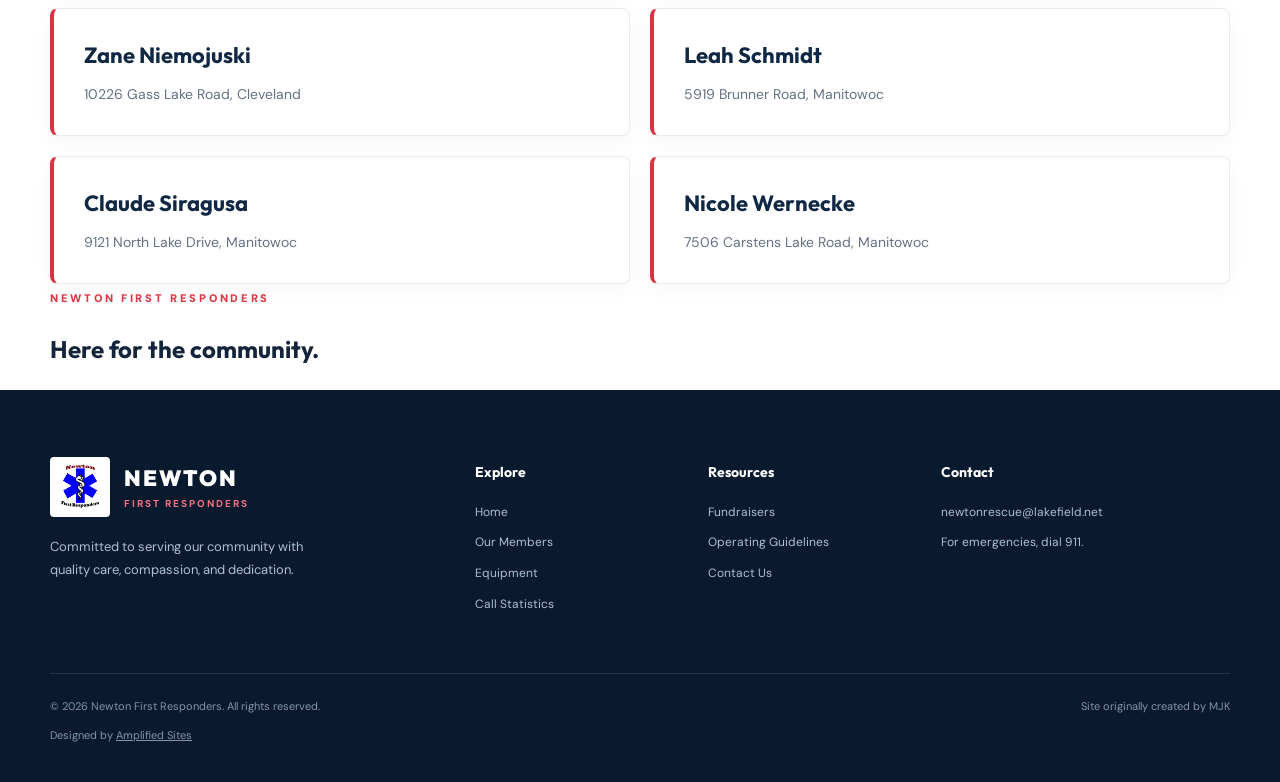
<file: members.html>
<!doctype html>
<html lang="en">
    <head>
        <meta charset="UTF-8" />
        <meta name="viewport" content="width=device-width, initial-scale=1" />
        <meta name="description" content="A place to share verified information about calls and community response activity." />
        <title>Our Members | Newton First Responders</title>
        <link rel="stylesheet" href="style.css" />
    </head>
    <body class="page-members">
        <div class="top-strip">
            <div class="container top-inner">
                <span><span class="live-dot"></span> SERVING OUR COMMUNITY 24/7</span
                ><span>For emergencies, call <strong>911</strong></span>
            </div>
        </div>
        <header class="site-header">
            <div class="container header-inner">
                <a href="index.html" class="brand" aria-label="Newton First Responders home">
                    <img src="newton-logo.png" alt="Newton First Responders emblem" /><span class="brand-copy">
                        <strong>NEWTON</strong><small>FIRST RESPONDERS</small></span>
                </a>
                <nav class="site-nav" aria-label="Main navigation">
                    <a href="index.html">Home</a>
                    <a class="active" aria-current="page" href="Members.html">Our Members</a>
                    <a href="statistics.html">Call Statistics</a>
                    <a href="equipment.html">Equipment</a>
                    <a href="fundraisers.html">Fundraisers</a>
                    <a href="guidelines.html">Operating Guidelines</a>
                    <a class="nav-contact" href="contact.html">Contact Us <span aria-hidden="true">↗</span></a>
                </nav>
            </div>
        </header>
        <main>
            <section class="inner-hero">
                <div class="container inner-hero-layout">
                    <div>
                        <div class="eyebrow"><span class="eyebrow-line"></span>THE PEOPLE BEHIND THE RESPONSE</div>
                        <h1>Meet the people who serve Newton.</h1>
                        <p>
                            Newton First Responders is a community-focused organization committed to providing quality
                            pre-hospital care.
                        </p>
                    </div>
                    <div class="inner-hero-mark"><img src="newton-logo.png" alt="Newton First Responders logo" /></div>
                </div>
            </section>
            <section class="inner-section">
                <div class="container">
                    <div class="section-kicker">OUR TEAM</div>
                    <h2 class="inner-heading">Committed to our neighbors.</h2>
                    <p class="inner-intro">
                        Our responders maintain high standards of care and are certified by the State of Wisconsin.
                        Member names and individual profiles can be added here when approved by the organization.
                    </p>
                    <div class="members-grid">

                        <article class="member-card">
                            <h3>Mike Chizek</h3>
                            <p>5002 CTH F, Newton</p>
                        </article>
                        <article class="member-card">
                            <h3>Lee Glaeser</h3>
                            <p>4352 Valley View Circle, Newton</p>
                        </article>
                        <article class="member-card">
                            <h3>James Grossmann</h3>
                            <p>7411 Center Road, Manitowoc</p>
                        </article>
                        <article class="member-card">
                            <h3>Debbie Holschbach</h3>
                            <p>2715 Clover Road, Manitowoc</p>
                        </article>
                        <article class="member-card">
                            <h3>Bryan Kornely</h3>
                            <p>721 South 22nd Street, Manitowoc</p>
                        </article>
                        <article class="member-card">
                            <h3>Mark Knier</h3>
                            <p>6514 CTH F, Newton</p>
                        </article>
                        <article class="member-card">
                            <h3>Zane Niemojuski</h3>
                            <p>10226 Gass Lake Road, Cleveland</p>
                        </article>
                        <article class="member-card">
                            <h3>Leah Schmidt</h3>
                            <p>5919 Brunner Road, Manitowoc</p>
                        </article>
                        <article class="member-card">
                            <h3>Claude Siragusa</h3>
                            <p>9121 North Lake Drive, Manitowoc</p>
                        </article>
                        <article class="member-card">
                            <h3>Nicole Wernecke</h3>
                            <p>7506 Carstens Lake Road, Manitowoc</p>
                        </article>
                    </div>
                </div>
            </section>
            <section class="inner-bottom-cta">
                <div class="container inner-bottom-flex">
                    <div>
                        <span class="section-kicker">NEWTON FIRST RESPONDERS</span>
                        <h2>Here for the community.</h2>
                    </div>
                </div>
            </section>
        </main>
        <footer class="site-footer">
            <div class="container footer-top">
                <div class="footer-brand">
                    <img src="newton-logo.png" alt="Newton First Responders logo" />
                    <div><strong>NEWTON</strong><span>FIRST RESPONDERS</span></div>
                    <p>Committed to serving our community with quality care, compassion, and dedication.</p>
                </div>
                <div class="footer-links">
                    <h3>Explore</h3>
                    <a href="index.html">Home</a><a href="members.html">Our Members</a
                    ><a href="equipment.html">Equipment</a><a href="statistics.html">Call Statistics</a>
                </div>
                <div class="footer-links">
                    <h3>Resources</h3>
                    <a href="fundraisers.html">Fundraisers</a
                    ><a href="guidelines.html">Operating Guidelines</a><a href="Contact.html">Contact Us</a>
                </div>
                <div class="footer-links">
                    <h3>Contact</h3>
                    <a href="mailto:newtonrescue@lakefield.net">newtonrescue@lakefield.net</a>
                    <p>For emergencies, dial 911.</p>
                </div>
            </div>
            <div class="container footer-bottom">
                <span>© 2026 Newton First Responders. All rights reserved. 
                    <p>Designed by <a href="https://amplifiedsites.com" target="_blank" style="text-decoration: underline;">Amplified Sites</a>
                    </p>
                </span>
                <span>Site originally created by MJK</span>
            </div>
        </footer>
    </body>
</html>
</file>
<file: style.css>
/* =========================================
   START OF INDEX 
========================================= */
@import url("https://fonts.googleapis.com/css2?family=DM+Sans:wght@400;500;600;700;800&family=Outfit:wght@400;500;600;700;800;900&display=swap");
:root {
    --navy: #0b1b32;
    --navy2: #102844;
    --red: #d93240;
    --blue: #1953a4;
    --ink: #14243a;
    --muted: #657184;
    --pale: #f4f7fa;
    --white: #fff;
}

* {
    box-sizing: border-box;
}

html {
    scroll-behavior: smooth;
}

body {
    margin: 0;
    color: var(--ink);
    font-family: "DM Sans",Arial,sans-serif;
    line-height: 1.65;
    background: #fff;
}

a {
    text-decoration: none;
    color: inherit;
}

a:focus-visible {
    outline: 3px solid #eaa21c;
    outline-offset: 4px;
}

img {
    max-width: 100%;
    display: block;
}

.container {
    width: min(1180px,calc(100% - 48px));
    margin: auto;
}

.top-strip {
    background: #091629;
    color: #dbe4f0;
    font-size: 11px;
    font-weight: 800;
    letter-spacing: 1.4px;
}

.top-inner {
    min-height: 38px;
    display: flex;
    justify-content: space-between;
    align-items: center;
    gap: 12px;
}

.top-inner strong {
    color: #fff;
    font-size: 13px;
}

.live-dot {
    display: inline-block;
    width: 7px;
    height: 7px;
    border-radius: 50%;
    background: #ed4350;
    margin-right: 8px;
    box-shadow: 0 0 0 4px #ed435026;
}

.site-header {
    background: #fff;
    border-bottom: 1px solid #e7edf3;
}

.header-inner {
    display: flex;
    justify-content: space-between;
    align-items: center;
    gap: 24px;
    min-height: 91px;
}

.brand {
    display: flex;
    align-items: center;
    gap: 12px;
    flex-shrink: 0;
}

.brand img {
    width: 61px;
    height: 61px;
    object-fit: contain;
}

.brand-copy {
    display: flex;
    flex-direction: column;
    line-height: 1.1;
}

.brand-copy strong,.footer-brand strong {
    font-family: Outfit,sans-serif;
    font-weight: 900;
    letter-spacing: 2px;
    font-size: 23px;
    color: #122c50;
}

.brand-copy small {
    font-weight: 800;
    font-size: 10px;
    letter-spacing: 2.3px;
    color: #c8323d;
    margin-top: 5px;
}

.site-nav {
    display: flex;
    align-items: center;
    gap: 24px;
}

.site-nav a {
    font-size: 12px;
    font-weight: 800;
    color: #40516a;
    white-space: nowrap;
    transition: color .2s;
}

.site-nav a:hover,.site-nav a.active {
    color: #ce2d3b;
}

.site-nav .nav-contact {
    padding: 12px 17px;
    background: var(--navy);
    border-radius: 5px;
    color: #fff;
}

.site-nav .nav-contact:hover {
    color: #fff;
    background: #203f67;
}

.nav-contact span {
    margin-left: 6px;
}

.hero {
    position: relative;
    overflow: hidden;
    background: linear-gradient(122deg,#0b1b32 0%,#0e2747 62%,#10335a 100%);
    color: white;
}

.hero:before {
    content: "";
    position: absolute;
    inset: 0;
    background-image: linear-gradient(#ffffff06 1px,transparent 1px),linear-gradient(90deg,#ffffff06 1px,transparent 1px);
    background-size: 58px 58px;
    mask-image: linear-gradient(to right,transparent,#000);
}

.hero-glow {
    position: absolute;
    width: 580px;
    height: 580px;
    background: #286bbf25;
    filter: blur(85px);
    right: 3%;
    top: 0;
    border-radius: 50%;
}

.hero-grid {
    position: relative;
    display: grid;
    grid-template-columns: 1.13fr .87fr;
    align-items: center;
    min-height: 590px;
    gap: 55px;
    padding-top: 66px;
    padding-bottom: 68px;
}

.eyebrow,.section-kicker {
    font-size: 11px;
    letter-spacing: 2.7px;
    font-weight: 900;
    color: #db3848;
}

.eyebrow {
    color: #f77b86;
    display: flex;
    align-items: center;
    gap: 11px;
}

.eyebrow-line {
    height: 2px;
    width: 25px;
    background: #e94351;
}

.hero h1,h2,h3 {
    font-family: Outfit,Arial,sans-serif;
}

.hero h1 {
    font-size: clamp(40px,4.4vw,65px);
    line-height: 1.13;
    letter-spacing: -1.7px;
    margin: 25px 0;
}

.hero h1 em {
    font-style: normal;
    color: #ff6572;
}

.hero-copy>p {
    color: #bac8d9;
    max-width: 540px;
    font-size: 16px;
    line-height: 1.9;
}

.hero-actions {
    display: flex;
    gap: 12px;
    flex-wrap: wrap;
    margin-top: 32px;
}

.btn {
    display: inline-flex;
    align-items: center;
    justify-content: center;
    gap: 18px;
    padding: 14px 21px;
    font-size: 13px;
    font-weight: 800;
    border-radius: 5px;
    transition: transform .2s,background .2s;
}

.btn:hover {
    transform: translateY(-2px);
}

.btn-primary {
    background: #db3545;
    color: white;
}

.btn-primary:hover {
    background: #b82635;
}

.btn-outline {
    border: 1px solid #6d829e;
    color: #fff;
}

.btn-outline:hover {
    background: #ffffff12;
}

.hero-note {
    display: flex;
    align-items: center;
    gap: 13px;
    border-top: 1px solid #ffffff23;
    margin-top: 42px;
    padding-top: 25px;
    color: #b6c5d8;
    font-size: 12px;
}

.hero-note strong {
    color: #fff;
}

.note-icon {
    display: grid;
    place-items: center;
    width: 32px;
    height: 32px;
    flex: none;
    border: 1px solid #ffffff36;
    border-radius: 50%;
    color: #fb6471;
    font-size: 20px;
}

.hero-visual {
    position: relative;
    display: flex;
    align-items: center;
    justify-content: center;
    min-height: 430px;
}

.visual-ring {
    position: absolute;
    border: 1px solid #6b9de229;
    border-radius: 50%;
    aspect-ratio: 1;
}

.ring-one {
    width: 460px;
}

.ring-two {
    width: 365px;
}

.logo-panel {
    width: min(340px,90%);
    background: #fff;
    color: var(--ink);
    padding: 19px 24px 22px;
    position: relative;
    z-index: 1;
    box-shadow: 0 35px 70px #0005;
    border: 1px solid #dfe9f6;
    transform: rotate(2deg);
}

.logo-panel-top {
    font-size: 9px;
    font-weight: 900;
    letter-spacing: 2px;
    color: #8d99a7;
    text-align: center;
    padding: 5px 0 15px;
    border-bottom: 1px solid #e6ebf2;
}

.logo-panel img {
    height: 270px;
    width: 100%;
    object-fit: contain;
    margin: 8px auto;
}

.logo-panel-bottom {
    border-top: 1px solid #e6ebf2;
    display: flex;
    justify-content: space-between;
    align-items: center;
    padding-top: 14px;
    gap: 10px;
}

.logo-panel-bottom span {
    font-size: 9px;
    font-weight: 800;
    letter-spacing: 1.2px;
    color: #8794a4;
}

.logo-panel-bottom strong {
    font-size: 12px;
    letter-spacing: 1px;
    color: #143a70;
}

.floating-plus {
    position: absolute;
    color: #ed516250;
    font-size: 42px;
    font-weight: 300;
}

.plus-one {
    top: 25px;
    right: 12px;
}

.plus-two {
    bottom: 14px;
    left: 12px;
}

.stats-band {
    background: #fff;
    border-bottom: 1px solid #e8edf3;
}

.stats-grid {
    display: grid;
    grid-template-columns: repeat(4,1fr);
    padding: 30px 0;
}

.stat {
    text-align: center;
    border-right: 1px solid #e5ebf1;
}

.stat:last-child {
    border-right: 0;
}

.stat strong {
    font-family: Outfit,sans-serif;
    display: block;
    font-size: 39px;
    line-height: 1.1;
    color: #132d50;
    font-weight: 800;
}

.stat strong span {
    color: #d73342;
}

.stat>span {
    font-size: 12px;
    font-weight: 700;
    color: #6f7c8e;
}

.section-pad {
    padding: 105px 0;
}

.intro-grid {
    display: grid;
    grid-template-columns: .8fr 1.2fr;
    gap: 110px;
}

.section-lead h2,.services h2,.cta-section h2 {
    font-size: clamp(36px,4vw,52px);
    line-height: 1.14;
    letter-spacing: -1.2px;
    margin: 20px 0;
}

.section-lead h2 span,.services h2 span {
    color: #d33746;
}

.red-rule {
    width: 55px;
    height: 4px;
    background: #d33746;
    margin-top: 25px;
}

.intro-text {
    font-size: 15px;
    color: #5a6779;
    line-height: 1.95;
}

.intro-text p:first-child {
    margin-top: 0;
}

.intro-text p:last-child {
    margin-bottom: 0;
}

.services {
    background: #f4f7fa;
}

.services-head {
    display: flex;
    justify-content: space-between;
    align-items: end;
    gap: 35px;
    margin-bottom: 35px;
}

.services-head h2 {
    margin-bottom: 0;
}

.services-head>p {
    color: #657184;
    max-width: 290px;
    font-size: 14px;
}

.service-grid {
    display: grid;
    grid-template-columns: repeat(3,1fr);
    gap: 20px;
}

.service-card {
    position: relative;
    background: #fff;
    padding: 35px 30px 29px;
    border: 1px solid #e6ecf2;
    transition: transform .2s,box-shadow .2s;
}

.service-card:hover {
    transform: translateY(-4px);
    box-shadow: 0 15px 35px #132f5012;
}

.service-number {
    position: absolute;
    right: 28px;
    top: 24px;
    font-family: Outfit;
    font-weight: 900;
    font-size: 36px;
    color: #edf1f5;
}

.service-icon {
    height: 55px;
    width: 55px;
    display: grid;
    place-items: center;
    background: #fce9eb;
    color: #cb2d3d;
    font-size: 30px;
    border-radius: 8px;
}

.service-card h3 {
    font-size: 22px;
    margin: 25px 0 10px;
}

.service-card p {
    color: #657184;
    font-size: 14px;
    line-height: 1.85;
    min-height: 105px;
}

.service-card a {
    font-size: 12px;
    color: #b72a38;
    font-weight: 900;
}

.service-card a span {
    margin-left: 7px;
}

.cta-section {
    background: #14345b;
    color: #fff;
    position: relative;
    overflow: hidden;
}

.cta-section:after {
    content: "+";
    position: absolute;
    right: 5%;
    top: -120px;
    font-family: Arial;
    font-size: 460px;
    font-weight: 900;
    color: #ffffff07;
    line-height: 1;
}

.cta-inner {
    position: relative;
    z-index: 1;
    display: flex;
    justify-content: space-between;
    align-items: center;
    gap: 30px;
    padding: 72px 0;
}

.cta-section .section-kicker {
    color: #ff8490;
}

.cta-section h2 {
    margin: 15px 0;
}

.cta-section p {
    color: #b8c9dc;
    max-width: 470px;
    font-size: 14px;
}

.cta-buttons {
    display: flex;
    flex-direction: column;
    gap: 18px;
    align-items: center;
    flex-shrink: 0;
}

.btn-white {
    background: #fff;
    color: #15345a;
}

.cta-text-link {
    font-size: 13px;
    font-weight: 800;
    color: #e1eaf4;
}

.site-footer {
    background: #09192e;
    color: #b2bfd0;
}

.footer-top {
    padding: 67px 0 58px;
    display: grid;
    grid-template-columns: 2fr 1fr 1fr 1.5fr;
    gap: 40px;
}

.footer-brand {
    display: grid;
    grid-template-columns: 62px auto;
    column-gap: 12px;
    align-content: start;
    align-items: center;
}

.footer-brand img {
    width: 60px;
    height: 60px;
    object-fit: contain;
    background: #fff;
    border-radius: 4px;
}

.footer-brand strong {
    display: block;
    color: white;
    font-size: 22px;
}

.footer-brand span {
    display: block;
    color: #f1737f;
    font-size: 10px;
    font-weight: 800;
    letter-spacing: 2px;
}

.footer-brand p {
    grid-column: 1/-1;
    max-width: 280px;
    font-size: 13px;
    line-height: 1.8;
    margin-top: 18px;
}

.footer-links {
    display: flex;
    flex-direction: column;
    align-items: flex-start;
    gap: 11px;
}

.footer-links h3 {
    color: white;
    font-size: 14px;
    margin: 4px 0 8px;
}

.footer-links a,.footer-links p {
    font-size: 12px;
    color: #b2bfd0;
    margin: 0;
    overflow-wrap: anywhere;
}

.footer-links a:hover {
    color: #fff;
}

.footer-bottom {
    border-top: 1px solid #ffffff1c;
    display: flex;
    justify-content: space-between;
    gap: 15px;
    padding: 23px 0 27px;
    font-size: 11px;
    color: #8495a9;
}

@media (max-width:1100px) {
    .site-nav {
        gap: 13px;
    }

    .site-nav a {
        font-size: 11px;
    }

    .hero-grid {
        gap: 15px;
    }

    .intro-grid {
        gap: 60px;
    }
}

@media (max-width:900px) {
    .header-inner {
        flex-wrap: wrap;
        justify-content: center;
        padding: 14px 0;
    }

    .site-nav {
        justify-content: center;
        flex-wrap: wrap;
        gap: 10px 20px;
    }

    .hero-grid {
        grid-template-columns: 1fr;
        gap: 10px;
        text-align: center;
        padding: 70px 0;
    }

    .hero-copy>p {
        margin-left: auto;
        margin-right: auto;
    }

    .eyebrow,.hero-actions,.hero-note {
        justify-content: center;
    }

    .hero-visual {
        min-height: 400px;
    }

    .intro-grid {
        grid-template-columns: 1fr;
        gap: 25px;
    }

    .footer-top {
        grid-template-columns: repeat(2,1fr);
    }

    .services-head {
        align-items: start;
        flex-direction: column;
        gap: 0;
    }

    .service-card {
        padding: 25px 20px;
    }

    .service-card p {
        min-height: 140px;
    }
}

@media (max-width:650px) {
    .container {
        width: min(100% - 32px,1180px);
    }

    .top-inner {
        font-size: 9px;
        letter-spacing: .5px;
    }

    .top-inner span:last-child {
        white-space: nowrap;
    }

    .site-nav {
        gap: 6px 10px;
    }

    .site-nav a {
        font-size: 11px;
        padding: 4px;
    }

    .site-nav .nav-contact {
        padding: 7px 11px;
    }

    .brand img {
        width: 52px;
        height: 52px;
    }

    .hero-grid {
        padding: 60px 0;
    }

    .hero h1 {
        font-size: clamp(36px,9vw,52px);
    }

    .hero-copy>p {
        font-size: 14px;
    }

    .hero-visual {
        min-height: 365px;
    }

    .logo-panel {
        max-width: 290px;
    }

    .logo-panel img {
        height: 220px;
    }

    .ring-one {
        width: 360px;
    }

    .ring-two {
        width: 280px;
    }

    .stats-grid {
        grid-template-columns: repeat(2,1fr);
        row-gap: 25px;
    }

    .stat:nth-child(2) {
        border-right: 0;
    }

    .stat strong {
        font-size: 34px;
    }

    .section-pad {
        padding: 70px 0;
    }

    .service-grid {
        grid-template-columns: 1fr;
    }

    .service-card p {
        min-height: 0;
    }

    .cta-inner {
        padding: 65px 0;
        flex-direction: column;
        align-items: start;
    }

    .cta-buttons {
        align-items: start;
    }

    .footer-top {
        grid-template-columns: 1fr 1fr;
        gap: 32px 20px;
    }

    .footer-brand {
        grid-column: 1/-1;
    }

    .footer-bottom {
        flex-direction: column;
    }
}

@media (max-width:400px) {
    .top-inner {
        flex-direction: column;
        gap: 2px;
        padding: 7px 0;
    }

    .hero-actions {
        flex-direction: column;
    }

    .hero-actions .btn {
        width: 100%;
    }

    .logo-panel {
        max-width: 250px;
    }

    .logo-panel img {
        height: 190px;
    }

    .hero-visual {
        min-height: 315px;
    }

    .ring-one {
        width: 310px;
    }

    .ring-two {
        width: 240px;
    }

    .footer-top {
        grid-template-columns: 1fr;
    }
}
/* =========================================
   END OF INDEX 
========================================= */


/* =========================================
   START OF MEMBERS
========================================= */

.page-members .members-grid {
    display: grid;
    grid-template-columns: repeat(2, 1fr);
    gap: 20px;
    margin-top: 40px;
}

/* MEMBER CARDS */

.page-members .member-card {
    background: #ffffff;
    border: 1px solid #e6ecf2;
    border-left: 4px solid #d93240;
    border-radius: 8px;
    padding: 28px 30px;
    box-shadow: 0 5px 20px rgba(11, 27, 50, 0.04);
    transition: transform 0.25s ease, box-shadow 0.25s ease;
}

/* HOVER EFFECT */

.page-members .member-card:hover {
    transform: translateY(-4px);
    box-shadow: 0 12px 30px rgba(11, 27, 50, 0.10);
}

/* MEMBER NAME */

.page-members .member-card h3 {
    font-family: "Outfit", sans-serif;
    font-size: 22px;
    font-weight: 700;
    color: #102844;
    margin: 0 0 10px;
}

/* MEMBER ADDRESS */

.page-members .member-card p {
    font-family: "DM Sans", sans-serif;
    font-size: 14px;
    line-height: 1.7;
    color: #657184;
    margin: 0;
}

/* TABLET */

@media (max-width: 768px) {

    .page-members .members-grid {
        grid-template-columns: 1fr;
        gap: 16px;
    }

    .page-members .member-card {
        padding: 24px;
    }

}

/* MOBILE */

@media (max-width: 480px) {

    .page-members .members-grid {
        margin-top: 25px;
    }

    .page-members .member-card {
        padding: 20px;
    }

    .page-members .member-card h3 {
        font-size: 19px;
    }

    .page-members .member-card p {
        font-size: 13px;
    }

}
/* =========================================
   END OF MEMBERS
========================================= */


/* =========================================
   START OF STATISTICS
========================================= */

/* STATISTICS SECTION */

.page-statistics .inner-section {
    background: #f4f7fa;
    padding: 70px 0 90px;
}

.page-statistics .inner-heading {
    color: #102844;
    margin-bottom: 15px;
}

.page-statistics .inner-intro {
    font-family: "DM Sans", sans-serif;
    font-size: 16px;
    line-height: 1.9;
    color: #657184;
    max-width: 800px;
    margin-bottom: 45px;
}

/* STATISTICS SUMMARY */

.page-statistics .statistics-summary {
    display: grid;
    grid-template-columns: repeat(3, minmax(0, 1fr));
    gap: 22px;
    margin-bottom: 65px;
}

.page-statistics .statistics-summary-card {
    position: relative;
    background: #ffffff;
    border: 1px solid #e2e8f0;
    border-top: 4px solid #d93240;
    border-radius: 12px;
    padding: 30px;
    overflow: hidden;
    box-shadow: 0 8px 28px rgba(11, 27, 50, 0.06);
    transition:
        transform 0.3s ease,
        box-shadow 0.3s ease;
}

.page-statistics .statistics-summary-card:hover {
    transform: translateY(-4px);
    box-shadow: 0 14px 35px rgba(11, 27, 50, 0.12);
}

.page-statistics .statistics-summary-card span {
    display: block;
    font-family: "DM Sans", sans-serif;
    font-size: 11px;
    font-weight: 700;
    letter-spacing: 1.3px;
    color: #657184;
    margin-bottom: 18px;
}

.page-statistics .statistics-summary-card strong {
    display: block;
    font-family: "Outfit", sans-serif;
    font-size: 58px;
    font-weight: 800;
    line-height: 1;
    color: #102844;
    margin-bottom: 15px;
}

.page-statistics .statistics-summary-card p {
    font-family: "DM Sans", sans-serif;
    font-size: 14px;
    line-height: 1.6;
    color: #657184;
    margin: 0;
}

/* SECTION HEADINGS */

.page-statistics .statistics-section-heading {
    margin-bottom: 28px;
}

.page-statistics .statistics-section-heading h2 {
    font-family: "Outfit", sans-serif;
    font-size: 32px;
    font-weight: 700;
    color: #102844;
    margin: 10px 0 12px;
}

.page-statistics .statistics-section-heading p {
    font-family: "DM Sans", sans-serif;
    font-size: 15px;
    line-height: 1.8;
    color: #657184;
    margin: 0;
}

/* YEARLY CHART SECTION */

.page-statistics .statistics-chart-section {
    margin-bottom: 65px;
}

/* CHART CONTAINER */

.page-statistics .statistics-chart-container {
    position: relative;
    width: 100%;
    height: 430px;
    background: #ffffff;
    border: 1px solid #e2e8f0;
    border-radius: 14px;
    padding: 30px;
    box-shadow: 0 8px 30px rgba(11, 27, 50, 0.06);
}

/* CHART CANVAS */

.page-statistics .statistics-chart-container canvas {
    display: block;
    width: 100% !important;
    height: 100% !important;
}

/* DETAILED TABLE SECTION */

.page-statistics .statistics-table-section {
    margin-bottom: 25px;
}

/* TABLE SCROLL CONTAINER */

.page-statistics .statistics-table-wrapper {
    width: 100%;
    max-width: 100%;
    overflow-x: auto;
    overflow-y: hidden;
    background: #ffffff;
    border: 1px solid #e2e8f0;
    border-radius: 12px;
    box-shadow: 0 8px 30px rgba(11, 27, 50, 0.06);
    -webkit-overflow-scrolling: touch;
}

/* SCROLLBAR */

.page-statistics .statistics-table-wrapper::-webkit-scrollbar {
    height: 9px;
}

.page-statistics .statistics-table-wrapper::-webkit-scrollbar-track {
    background: #edf1f5;
}

.page-statistics .statistics-table-wrapper::-webkit-scrollbar-thumb {
    background: #a6b5c8;
    border-radius: 10px;
}

.page-statistics .statistics-table-wrapper::-webkit-scrollbar-thumb:hover {
    background: #1953a4;
}

/* STATISTICS TABLE */

.page-statistics .statistics-table {
    width: max-content;
    min-width: 100%;
    border-collapse: separate;
    border-spacing: 0;
    font-family: "DM Sans", sans-serif;
    font-size: 13px;
    color: #14243a;
    font-variant-numeric: tabular-nums;
}

/* TABLE HEADER */

.page-statistics .statistics-table thead th {
    background: #102844;
    color: #ffffff;
    padding: 18px 16px;
    text-align: center;
    font-size: 12px;
    font-weight: 700;
    white-space: nowrap;
    border-right: 1px solid rgba(255, 255, 255, 0.08);
}

/* FIRST COLUMN */

.page-statistics .statistics-table thead th:first-child {
    position: sticky;
    left: 0;
    z-index: 3;
    min-width: 190px;
    text-align: left;
    background: #102844;
}

/* TABLE BODY */

.page-statistics .statistics-table tbody th,
.page-statistics .statistics-table tbody td {
    padding: 16px;
    border-bottom: 1px solid #e6ecf2;
    border-right: 1px solid #edf1f5;
    white-space: nowrap;
}

/* CATEGORY COLUMN */

.page-statistics .statistics-table tbody th {
    position: sticky;
    left: 0;
    z-index: 2;
    min-width: 190px;
    background: #ffffff;
    font-weight: 700;
    text-align: left;
    color: #102844;
}

/* NUMBER CELLS */

.page-statistics .statistics-table tbody td {
    min-width: 65px;
    text-align: center;
    font-weight: 500;
}

/* ALTERNATING ROWS */

.page-statistics .statistics-table tbody tr:nth-child(even) td,
.page-statistics .statistics-table tbody tr:nth-child(even) th {
    background: #f7f9fc;
}

/* ROW HOVER */

.page-statistics .statistics-table tbody tr:hover td,
.page-statistics .statistics-table tbody tr:hover th {
    background: #eaf1fa;
}

/* TOTAL ROW */

.page-statistics .statistics-table .statistics-total-row th,
.page-statistics .statistics-table .statistics-total-row td {
    background: #102844 !important;
    color: #ffffff !important;
    font-weight: 800;
    border-bottom: none;
    border-right: 1px solid rgba(255, 255, 255, 0.1);
}

.page-statistics .statistics-table .statistics-total-row th {
    z-index: 2;
}

/* STATISTICS NOTE */

.page-statistics .statistics-note {
    font-family: "DM Sans", sans-serif;
    font-size: 13px;
    line-height: 1.8;
    color: #657184;
    background: #eaf1fa;
    border-left: 4px solid #1953a4;
    border-radius: 6px;
    padding: 18px 22px;
    margin: 25px 0 0;
}

/* TABLET */

@media (max-width: 900px) {

    .page-statistics .statistics-summary {
        grid-template-columns: repeat(2, minmax(0, 1fr));
        gap: 18px;
    }

    .page-statistics .statistics-summary-card {
        padding: 25px;
    }

    .page-statistics .statistics-summary-card strong {
        font-size: 50px;
    }

    .page-statistics .statistics-chart-container {
        height: 380px;
        padding: 20px;
    }

}

/* MOBILE */

@media (max-width: 480px) {

    .page-statistics .inner-section {
        padding: 40px 0 55px;
    }

    .page-statistics .inner-intro {
        font-size: 14px;
        margin-bottom: 30px;
    }

    .page-statistics .statistics-summary {
        grid-template-columns: 1fr;
        gap: 15px;
        margin-bottom: 45px;
    }

    .page-statistics .statistics-summary-card {
        padding: 25px;
    }

    .page-statistics .statistics-summary-card span {
        margin-bottom: 12px;
    }

    .page-statistics .statistics-summary-card strong {
        font-size: 48px;
    }

    .page-statistics .statistics-summary-card p {
        font-size: 13px;
    }

    .page-statistics .statistics-section-heading h2 {
        font-size: 26px;
    }

    .page-statistics .statistics-section-heading p {
        font-size: 14px;
    }

    .page-statistics .statistics-chart-section {
        margin-bottom: 45px;
    }

    .page-statistics .statistics-chart-container {
        height: 320px;
        padding: 15px 10px;
        border-radius: 10px;
    }

    .page-statistics .statistics-table thead th {
        padding: 14px 12px;
        font-size: 11px;
    }

    .page-statistics .statistics-table tbody th,
    .page-statistics .statistics-table tbody td {
        padding: 13px 12px;
        font-size: 12px;
    }

    .page-statistics .statistics-table thead th:first-child,
    .page-statistics .statistics-table tbody th {
        min-width: 150px;
    }

    .page-statistics .statistics-table tbody td {
        min-width: 55px;
    }

    .page-statistics .statistics-note {
        font-size: 12px;
        padding: 15px;
    }

}
/* =========================================
   END OF STATISTICS
========================================= */



/* =========================================
   START OF EQUIPMENT
========================================= */

/* EQUIPMENT SECTION */

.page-equipment .inner-section {
    background: #f4f7fa;
    padding: 70px 0 90px;
}

.page-equipment .inner-heading {
    color: #102844;
    margin-bottom: 15px;
}

.page-equipment .inner-intro {
    color: #657184;
    line-height: 1.8;
    max-width: 700px;
}

/* EQUIPMENT GALLERY */

.page-equipment .equipment-gallery {
    width: 100%;
    max-width: 780px;
    margin: 45px auto 0;
    display: flex;
    flex-direction: column;
    gap: 16px;
}

/* MAIN PHOTO */

.page-equipment .equipment-main-photo {
    width: 100%;
    padding: 16px;
    background: #ffffff;
    border: 1px solid #e2e8f0;
    border-radius: 14px;
    box-shadow: 0 10px 35px rgba(11, 27, 50, 0.08);
}

.page-equipment .equipment-main-photo img {
    width: 100%;
    height: auto;
    display: block;
    border-radius: 8px;
}

/* ADDITIONAL PHOTOS */

.page-equipment .equipment-photo-grid {
    display: grid;
    grid-template-columns: repeat(2, minmax(0, 1fr));
    gap: 16px;
}

.page-equipment .equipment-photo {
    width: 100%;
    padding: 12px;
    background: #ffffff;
    border: 1px solid #e2e8f0;
    border-radius: 12px;
    box-shadow: 0 6px 24px rgba(11, 27, 50, 0.06);
}

.page-equipment .equipment-photo img {
    width: 100%;
    height: auto;
    display: block;
    border-radius: 6px;
}

/* PHOTO HOVER EFFECT */

.page-equipment .equipment-main-photo,
.page-equipment .equipment-photo {
    transition:
        transform 0.3s ease,
        box-shadow 0.3s ease;
}

.page-equipment .equipment-main-photo:hover,
.page-equipment .equipment-photo:hover {
    transform: translateY(-4px);
    box-shadow: 0 14px 35px rgba(11, 27, 50, 0.12);
}

/* EQUIPMENT DESCRIPTION */

.page-equipment .equipment-description {
    position: relative;
    background: #102844;
    border-radius: 12px;
    padding: 35px 40px;
    margin-top: 12px;
    border-top: 4px solid #d93240;
    box-shadow: 0 10px 30px rgba(11, 27, 50, 0.12);
}

.page-equipment .equipment-description h3 {
    font-family: "Outfit", sans-serif;
    font-size: 27px;
    font-weight: 700;
    color: #ffffff;
    margin: 0 0 14px;
}

.page-equipment .equipment-description p {
    font-family: "DM Sans", sans-serif;
    font-size: 15px;
    line-height: 1.9;
    color: #d5dfeb;
    margin: 0;
    max-width: 650px;
}

/* TABLET */

@media (max-width: 768px) {

    .page-equipment .inner-section {
        padding: 55px 0 70px;
    }

    .page-equipment .equipment-gallery {
        max-width: 650px;
        margin-top: 35px;
    }

    .page-equipment .equipment-main-photo {
        padding: 12px;
    }

    .page-equipment .equipment-photo {
        padding: 10px;
    }

    .page-equipment .equipment-description {
        padding: 30px;
    }

}

/* MOBILE */

@media (max-width: 480px) {

    .page-equipment .inner-section {
        padding: 40px 0 55px;
    }

    .page-equipment .equipment-gallery {
        max-width: 100%;
        margin-top: 25px;
        gap: 12px;
    }

    .page-equipment .equipment-main-photo {
        padding: 8px;
        border-radius: 10px;
    }

    .page-equipment .equipment-photo-grid {
        grid-template-columns: 1fr;
        gap: 12px;
    }

    .page-equipment .equipment-photo {
        padding: 8px;
        border-radius: 10px;
    }

    .page-equipment .equipment-description {
        margin-top: 8px;
        padding: 25px 20px;
        border-radius: 10px;
    }

    .page-equipment .equipment-description h3 {
        font-size: 22px;
    }

    .page-equipment .equipment-description p {
        font-size: 14px;
        line-height: 1.8;
    }

}

/* =========================================
   END OF EQUIPMENT
========================================= */



/* =========================================
   START OF FUNDRAISERS
========================================= */

/* FUNDRAISERS SECTION */

.page-fundraisers .inner-section {
    background: #f4f7fa;
    padding: 70px 0 90px;
}

.page-fundraisers .inner-heading {
    color: #102844;
    margin-bottom: 15px;
}

.page-fundraisers .inner-intro {
    color: #657184;
    font-size: 16px;
    line-height: 1.9;
    max-width: 800px;
    margin-bottom: 55px;
}

/* FUNDRAISERS HEADING */

.page-fundraisers .fundraisers-heading {
    margin-bottom: 30px;
}

.page-fundraisers .fundraisers-heading h2 {
    font-family: "Outfit", sans-serif;
    font-size: 34px;
    font-weight: 700;
    color: #102844;
    margin: 10px 0 12px;
}

.page-fundraisers .fundraisers-heading p {
    font-family: "DM Sans", sans-serif;
    font-size: 15px;
    line-height: 1.8;
    color: #657184;
    margin: 0;
}

/* FUNDRAISER GRID */

.page-fundraisers .fundraisers-grid {
    display: grid;
    grid-template-columns: repeat(2, minmax(0, 1fr));
    gap: 24px;
    margin-bottom: 55px;
}

/* FUNDRAISER CARDS */

.page-fundraisers .fundraiser-card {
    display: flex;
    align-items: stretch;
    background: #ffffff;
    border: 1px solid #e2e8f0;
    border-radius: 12px;
    overflow: hidden;
    box-shadow: 0 8px 28px rgba(11, 27, 50, 0.06);
    transition:
        transform 0.3s ease,
        box-shadow 0.3s ease;
}

.page-fundraisers .fundraiser-card:hover {
    transform: translateY(-5px);
    box-shadow: 0 16px 35px rgba(11, 27, 50, 0.12);
}

/* DATE PANEL */

.page-fundraisers .fundraiser-date {
    min-width: 120px;
    padding: 28px 18px;
    background: #102844;
    display: flex;
    flex-direction: column;
    align-items: center;
    justify-content: center;
    text-align: center;
    gap: 5px;
    border-top: 4px solid #d93240;
}

.page-fundraisers .fundraiser-month {
    font-family: "DM Sans", sans-serif;
    font-size: 13px;
    font-weight: 700;
    letter-spacing: 2px;
    color: #ffffff;
}

.page-fundraisers .fundraiser-day {
    font-family: "Outfit", sans-serif;
    font-size: 48px;
    font-weight: 800;
    line-height: 1;
    color: #ffffff;
}

.page-fundraisers .fundraiser-year {
    font-family: "DM Sans", sans-serif;
    font-size: 13px;
    font-weight: 500;
    color: #c9d6e6;
}

/* FUNDRAISER CONTENT */

.page-fundraisers .fundraiser-content {
    flex: 1;
    min-width: 0;
    padding: 28px;
}

.page-fundraisers .fundraiser-label {
    display: inline-block;
    font-family: "DM Sans", sans-serif;
    font-size: 11px;
    font-weight: 700;
    letter-spacing: 1.2px;
    color: #d93240;
    margin-bottom: 12px;
}

.page-fundraisers .fundraiser-content h3 {
    font-family: "Outfit", sans-serif;
    font-size: 23px;
    font-weight: 700;
    color: #102844;
    margin: 0 0 12px;
}

.page-fundraisers .fundraiser-content p {
    font-family: "DM Sans", sans-serif;
    font-size: 14px;
    line-height: 1.8;
    color: #657184;
    margin: 0 0 20px;
}

/* EVENT DETAILS */

.page-fundraisers .fundraiser-details {
    padding-top: 15px;
    border-top: 1px solid #e6ecf2;
}

.page-fundraisers .fundraiser-details span {
    display: inline-block;
    font-family: "DM Sans", sans-serif;
    font-size: 13px;
    font-weight: 600;
    color: #102844;
}

/* COMMUNITY THANK YOU */

.page-fundraisers .fundraiser-thankyou {
    position: relative;
    background: #102844;
    border-radius: 14px;
    padding: 50px 55px;
    margin-bottom: 35px;
    overflow: hidden;
    border-top: 4px solid #d93240;
    box-shadow: 0 12px 35px rgba(11, 27, 50, 0.12);
}

.page-fundraisers .fundraiser-thankyou::after {
    content: "";
    position: absolute;
    width: 280px;
    height: 280px;
    border: 45px solid rgba(255, 255, 255, 0.035);
    border-radius: 50%;
    right: -100px;
    top: -110px;
    pointer-events: none;
}

.page-fundraisers .fundraiser-thankyou-content {
    position: relative;
    z-index: 1;
    max-width: 800px;
}

.page-fundraisers .fundraiser-thankyou .section-kicker {
    color: #ff7883;
}

.page-fundraisers .fundraiser-thankyou h2 {
    font-family: "Outfit", sans-serif;
    font-size: 32px;
    font-weight: 700;
    color: #ffffff;
    margin: 15px 0 20px;
}

.page-fundraisers .fundraiser-thankyou p {
    font-family: "DM Sans", sans-serif;
    font-size: 15px;
    line-height: 1.9;
    color: #d5dfeb;
    margin: 0 0 15px;
}

.page-fundraisers .fundraiser-thankyou p:last-child {
    margin-bottom: 0;
}

/* CONTACT BUTTON */

.page-fundraisers .inner-action {
    display: inline-flex;
    align-items: center;
    justify-content: center;
    margin-top: 5px;
}

/* TABLET */

@media (max-width: 900px) {

    .page-fundraisers .fundraisers-grid {
        grid-template-columns: 1fr;
        gap: 20px;
    }

    .page-fundraisers .fundraiser-card {
        max-width: 100%;
    }

    .page-fundraisers .fundraiser-thankyou {
        padding: 40px;
    }

}

/* MOBILE */

@media (max-width: 480px) {

    .page-fundraisers .inner-section {
        padding: 40px 0 55px;
    }

    .page-fundraisers .inner-intro {
        font-size: 14px;
        margin-bottom: 35px;
    }

    .page-fundraisers .fundraisers-heading h2 {
        font-size: 27px;
    }

    .page-fundraisers .fundraisers-heading p {
        font-size: 14px;
    }

    .page-fundraisers .fundraisers-grid {
        gap: 15px;
        margin-bottom: 35px;
    }

    .page-fundraisers .fundraiser-date {
        min-width: 85px;
        padding: 20px 10px;
    }

    .page-fundraisers .fundraiser-month {
        font-size: 11px;
        letter-spacing: 1px;
    }

    .page-fundraisers .fundraiser-day {
        font-size: 36px;
    }

    .page-fundraisers .fundraiser-year {
        font-size: 11px;
    }

    .page-fundraisers .fundraiser-content {
        padding: 20px 16px;
    }

    .page-fundraisers .fundraiser-label {
        font-size: 10px;
        letter-spacing: 0.5px;
    }

    .page-fundraisers .fundraiser-content h3 {
        font-size: 19px;
    }

    .page-fundraisers .fundraiser-content p {
        font-size: 13px;
        margin-bottom: 15px;
    }

    .page-fundraisers .fundraiser-details span {
        font-size: 12px;
    }

    .page-fundraisers .fundraiser-thankyou {
        padding: 30px 22px;
        margin-bottom: 25px;
    }

    .page-fundraisers .fundraiser-thankyou h2 {
        font-size: 25px;
    }

    .page-fundraisers .fundraiser-thankyou p {
        font-size: 14px;
    }

}
/* =========================================
   END OF FUNDRAISERS
========================================= */



/* =========================================
   START OF GUIDELINES
========================================= */

/* GUIDELINES SECTION */

.page-guidelines .inner-section {
    background: #f4f7fa;
    padding: 70px 0 90px;
}

.page-guidelines .inner-heading {
    color: #102844;
    margin-bottom: 15px;
}

.page-guidelines .inner-intro {
    color: #657184;
    font-size: 16px;
    line-height: 1.9;
    max-width: 800px;
    margin-bottom: 55px;
}

/* DOCUMENT HEADING */

.page-guidelines .guidelines-heading {
    margin-bottom: 30px;
}

.page-guidelines .guidelines-heading h2 {
    font-family: "Outfit", sans-serif;
    font-size: 34px;
    font-weight: 700;
    color: #102844;
    margin: 10px 0 12px;
}

.page-guidelines .guidelines-heading p {
    font-family: "DM Sans", sans-serif;
    font-size: 15px;
    line-height: 1.8;
    color: #657184;
    margin: 0;
}

/* DOCUMENT GRID */

.page-guidelines .guidelines-grid {
    display: grid;
    grid-template-columns: repeat(2, minmax(0, 1fr));
    gap: 24px;
    margin-bottom: 55px;
}

/* DOCUMENT CARDS */

.page-guidelines .guideline-card {
    display: flex;
    flex-direction: column;
    background: #ffffff;
    border: 1px solid #e2e8f0;
    border-top: 4px solid #d93240;
    border-radius: 12px;
    padding: 32px;
    box-shadow: 0 8px 28px rgba(11, 27, 50, 0.06);
    transition:
        transform 0.3s ease,
        box-shadow 0.3s ease;
}

.page-guidelines .guideline-card:hover {
    transform: translateY(-5px);
    box-shadow: 0 16px 35px rgba(11, 27, 50, 0.12);
}

/* DOCUMENT ICON */

.page-guidelines .guideline-icon {
    display: flex;
    align-items: center;
    justify-content: center;
    width: 70px;
    height: 70px;
    background: #fcebed;
    border-radius: 12px;
    font-size: 32px;
    margin-bottom: 25px;
}

/* DOCUMENT CONTENT */

.page-guidelines .guideline-content {
    display: flex;
    flex-direction: column;
    flex: 1;
}

.page-guidelines .guideline-label {
    display: inline-block;
    font-family: "DM Sans", sans-serif;
    font-size: 11px;
    font-weight: 700;
    letter-spacing: 1.2px;
    color: #d93240;
    margin-bottom: 12px;
}

.page-guidelines .guideline-content h3 {
    font-family: "Outfit", sans-serif;
    font-size: 23px;
    font-weight: 700;
    line-height: 1.4;
    color: #102844;
    margin: 0 0 15px;
}

.page-guidelines .guideline-content p {
    font-family: "DM Sans", sans-serif;
    font-size: 14px;
    line-height: 1.9;
    color: #657184;
    margin: 0 0 25px;
}

/* DOCUMENT FOOTER */

.page-guidelines .guideline-footer {
    display: flex;
    align-items: center;
    justify-content: space-between;
    flex-wrap: wrap;
    gap: 15px;
    margin-top: auto;
    padding-top: 22px;
    border-top: 1px solid #e6ecf2;
}

.page-guidelines .guideline-filetype {
    font-family: "DM Sans", sans-serif;
    font-size: 11px;
    font-weight: 700;
    letter-spacing: 1px;
    color: #657184;
}

/* PDF BUTTON */

.page-guidelines .guideline-button {
    position: relative;
    z-index: 2;
    display: inline-flex;
    align-items: center;
    justify-content: center;
    gap: 8px;
    padding: 12px 20px;
    background: #102844;
    color: #ffffff;
    font-family: "DM Sans", sans-serif;
    font-size: 13px;
    font-weight: 700;
    text-decoration: none;
    border: 1px solid #102844;
    border-radius: 7px;
    cursor: pointer;
    pointer-events: auto;
    transition:
        background 0.3s ease,
        border-color 0.3s ease,
        transform 0.3s ease;
}

.page-guidelines .guideline-button:hover {
    background: #d93240;
    border-color: #d93240;
    color: #ffffff;
    transform: translateY(-2px);
}

.page-guidelines .guideline-button:focus-visible {
    outline: 3px solid #d93240;
    outline-offset: 3px;
}

/* ADDITIONAL INFORMATION */

.page-guidelines .guidelines-information {
    position: relative;
    background: #102844;
    border-top: 4px solid #d93240;
    border-radius: 14px;
    padding: 50px 55px;
    overflow: hidden;
    box-shadow: 0 12px 35px rgba(11, 27, 50, 0.12);
}

.page-guidelines .guidelines-information::after {
    content: "";
    position: absolute;
    width: 280px;
    height: 280px;
    border: 45px solid rgba(255, 255, 255, 0.035);
    border-radius: 50%;
    right: -100px;
    top: -110px;
    pointer-events: none;
}

.page-guidelines .guidelines-information-content {
    position: relative;
    z-index: 1;
    max-width: 750px;
}

.page-guidelines .guidelines-information .section-kicker {
    color: #ff7883;
}

.page-guidelines .guidelines-information h2 {
    font-family: "Outfit", sans-serif;
    font-size: 32px;
    font-weight: 700;
    color: #ffffff;
    margin: 15px 0 20px;
}

.page-guidelines .guidelines-information p {
    font-family: "DM Sans", sans-serif;
    font-size: 15px;
    line-height: 1.9;
    color: #d5dfeb;
    margin: 0 0 25px;
}

/* CONTACT BUTTON */

.page-guidelines .guidelines-information .btn {
    position: relative;
    display: inline-flex;
    align-items: center;
    justify-content: center;
    background: #d93240;
    border-color: #d93240;
    color: #ffffff;
    text-decoration: none;
}

.page-guidelines .guidelines-information .btn:hover {
    background: #bd2532;
    border-color: #bd2532;
}

/* TABLET */

@media (max-width: 900px) {

    .page-guidelines .guidelines-grid {
        grid-template-columns: 1fr;
        gap: 20px;
    }

    .page-guidelines .guideline-card {
        padding: 28px;
    }

    .page-guidelines .guidelines-information {
        padding: 40px;
    }

}

/* MOBILE */

@media (max-width: 480px) {

    .page-guidelines .inner-section {
        padding: 40px 0 55px;
    }

    .page-guidelines .inner-intro {
        font-size: 14px;
        margin-bottom: 35px;
    }

    .page-guidelines .guidelines-heading h2 {
        font-size: 27px;
    }

    .page-guidelines .guidelines-heading p {
        font-size: 14px;
    }

    .page-guidelines .guidelines-grid {
        gap: 15px;
        margin-bottom: 35px;
    }

    .page-guidelines .guideline-card {
        padding: 22px;
        border-radius: 10px;
    }

    .page-guidelines .guideline-icon {
        width: 60px;
        height: 60px;
        font-size: 28px;
        margin-bottom: 20px;
    }

    .page-guidelines .guideline-label {
        font-size: 10px;
    }

    .page-guidelines .guideline-content h3 {
        font-size: 20px;
    }

    .page-guidelines .guideline-content p {
        font-size: 13px;
    }

    .page-guidelines .guideline-footer {
        flex-direction: column;
        align-items: stretch;
    }

    .page-guidelines .guideline-button {
        width: 100%;
        padding: 14px 18px;
    }

    .page-guidelines .guidelines-information {
        padding: 30px 22px;
        border-radius: 10px;
    }

    .page-guidelines .guidelines-information h2 {
        font-size: 25px;
    }

    .page-guidelines .guidelines-information p {
        font-size: 14px;
    }

}
/* =========================================
   END OF GUIDELINES
========================================= */


/* =========================================
   START OF CONTACT US
========================================= */

/* =========================================
   END OF CONTACT US
========================================= */
</file>
